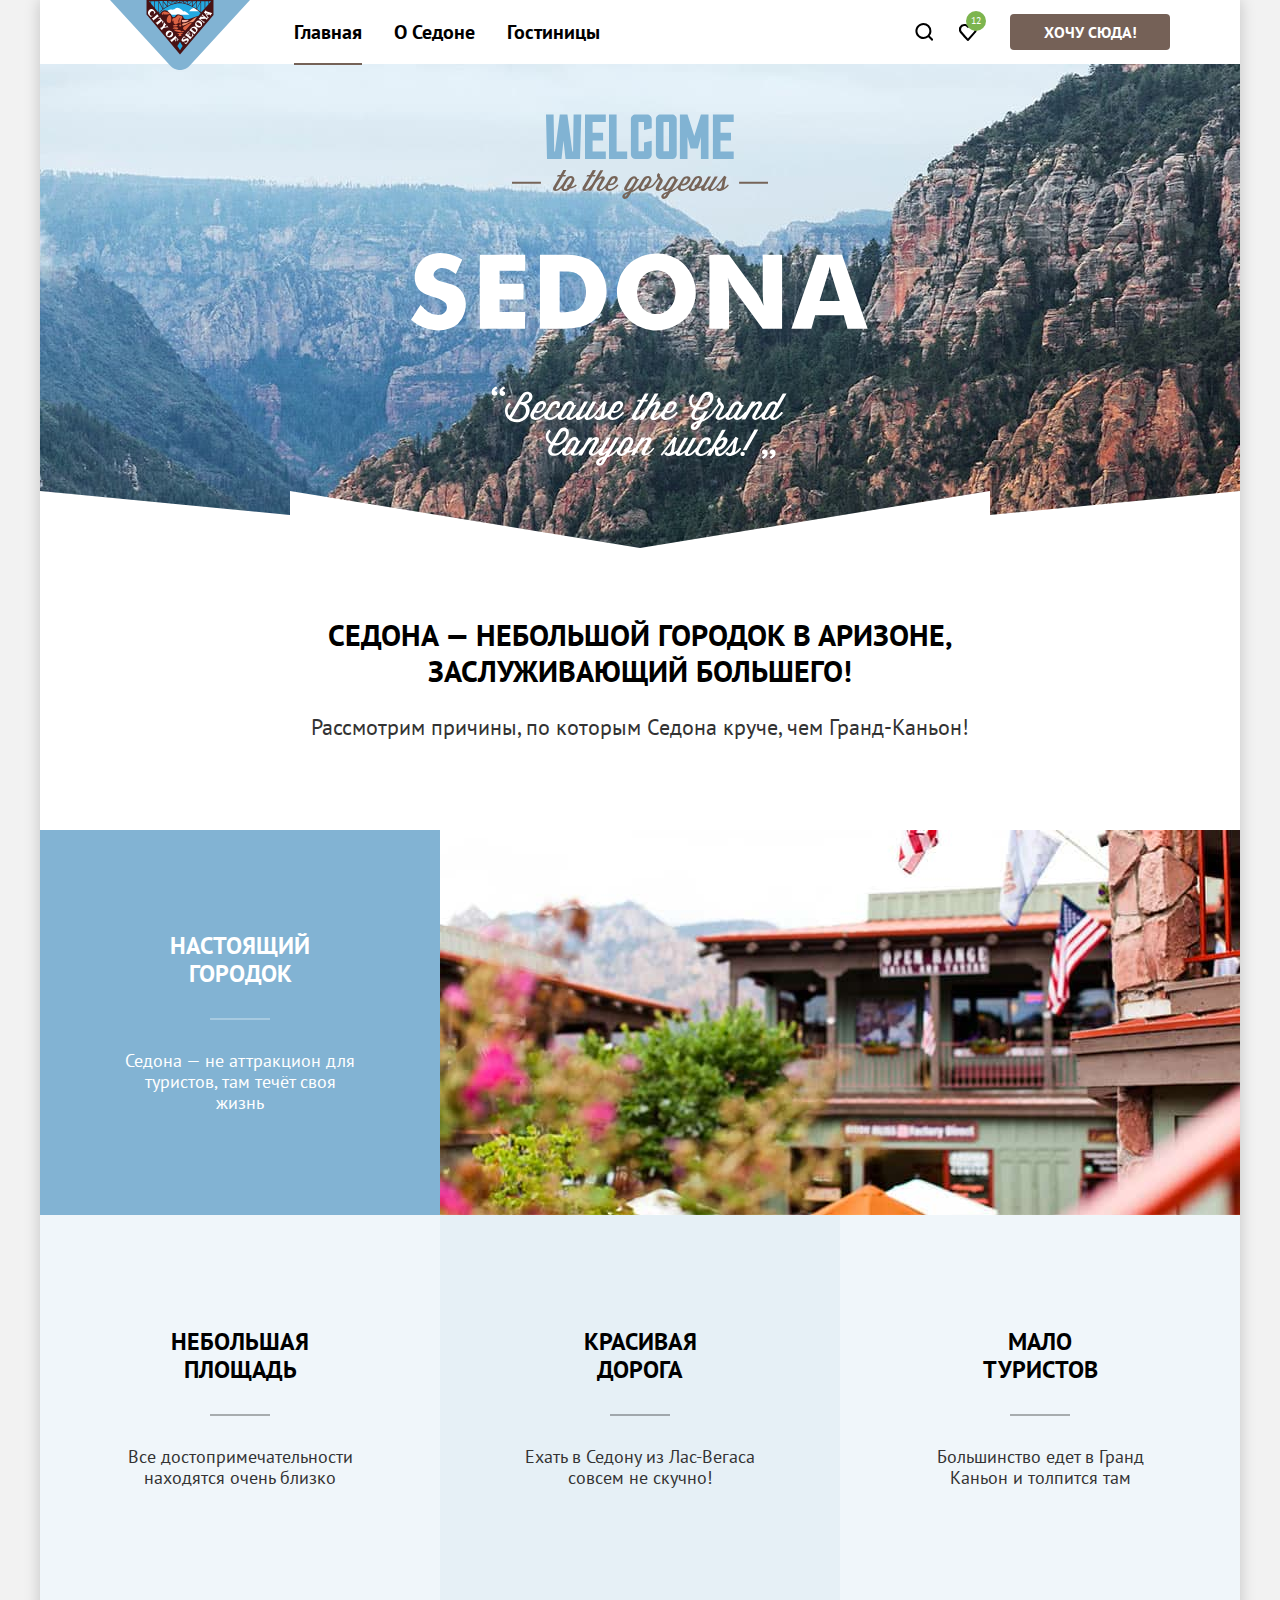
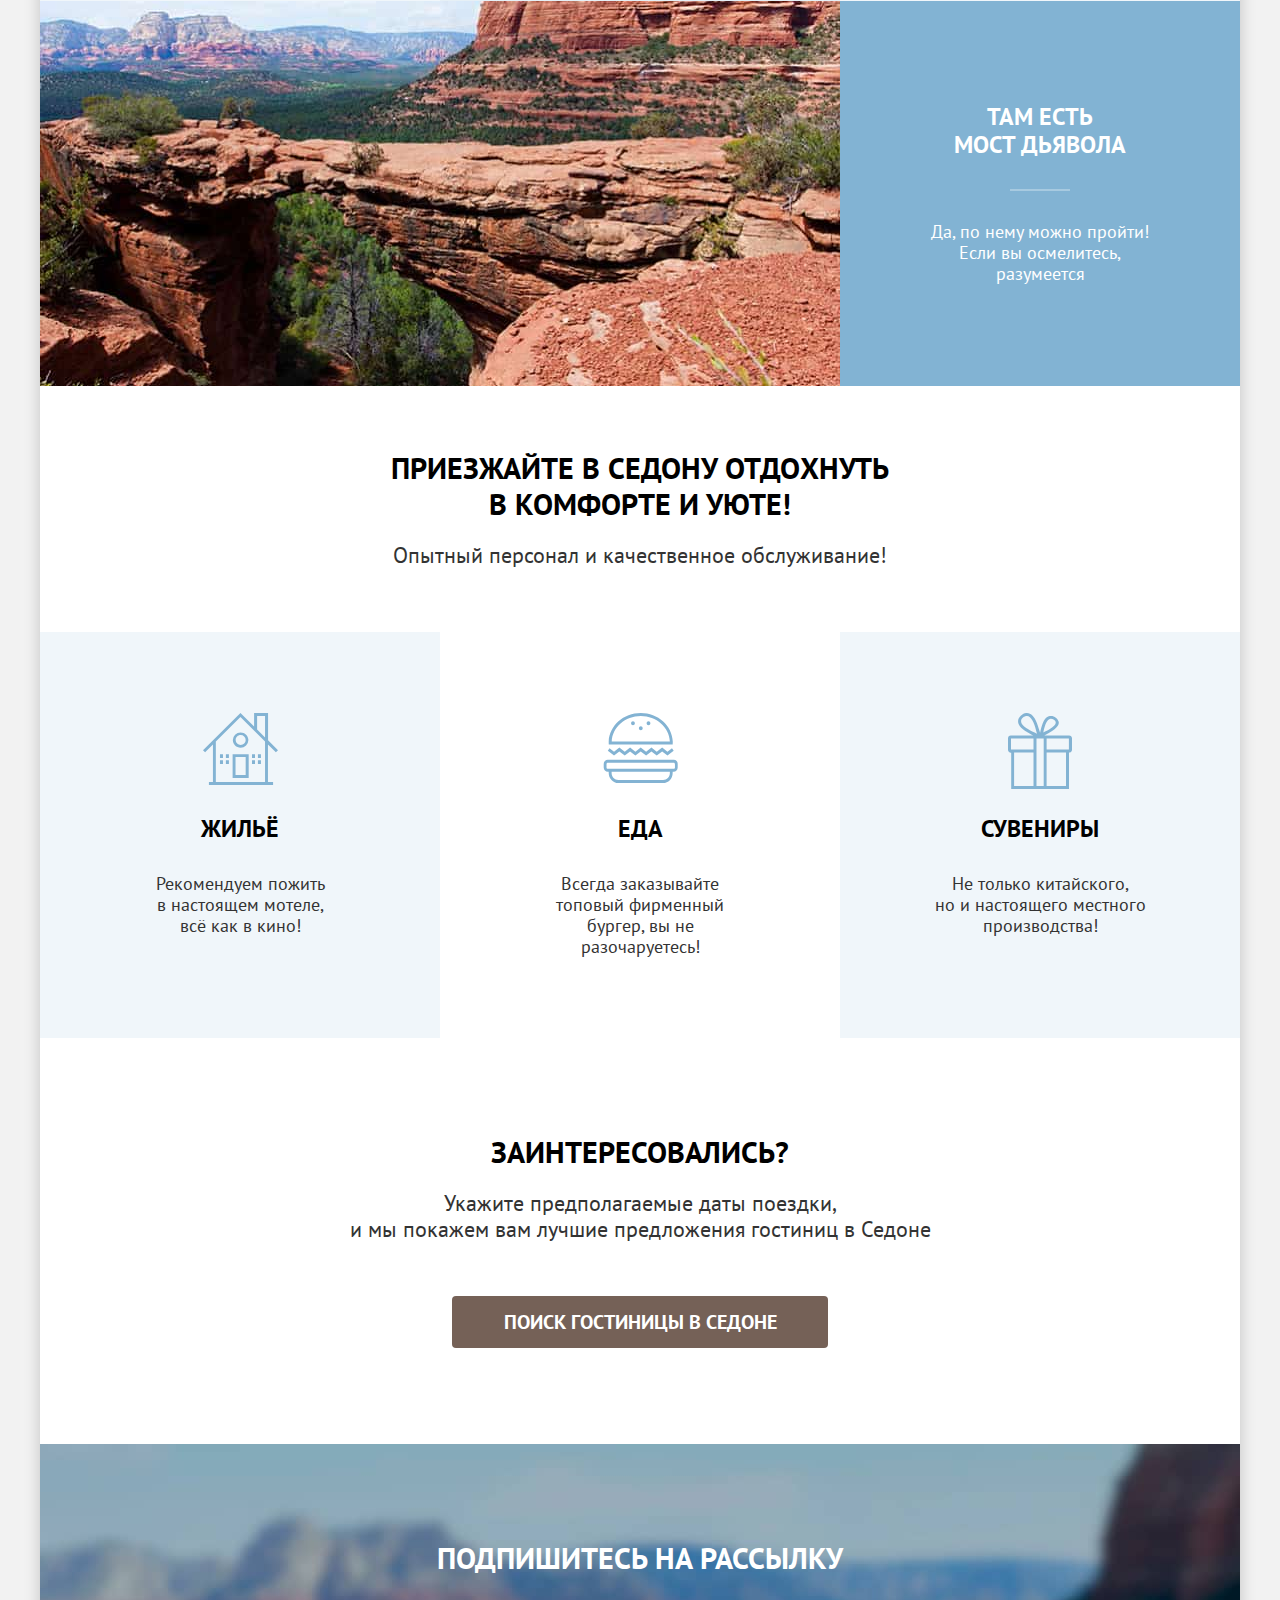
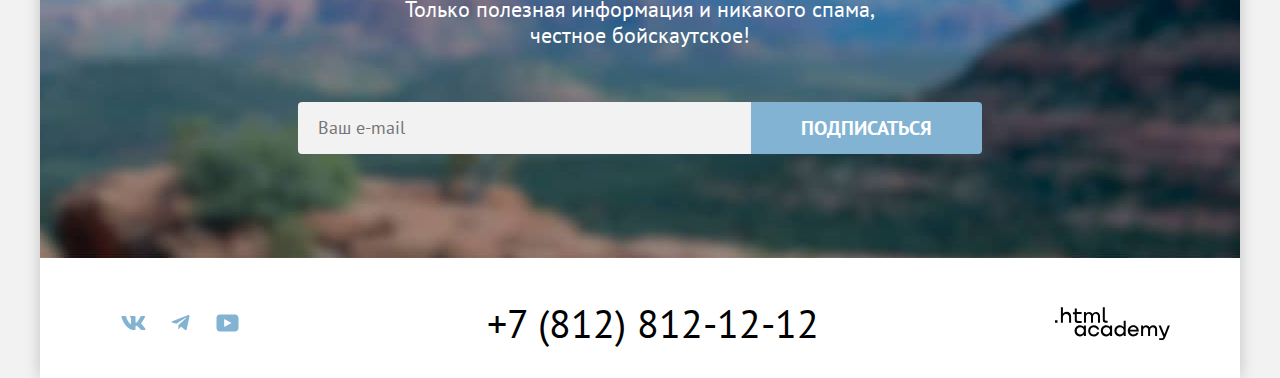
<file: index.html>
<!DOCTYPE html>
<html lang="ru">

  <head>
    <meta charset="utf-8">
    <title>HTML Academy: Седона</title>
    <link rel="stylesheet" href="styles/styles.css">
    <link rel="icon" href="favicon.ico">
    <link rel="icon" type="image/png" sizes="32x32" href="images/favicon.png">
  </head>

  <body>
    <div class="page-container">
      <header class="page-header" data-test="header">
        <a class="header-logotype current-page-logotype" tabindex="-1">
          <img class="logotype" src="images/logotype.svg" width="140" height="70" alt="Логотип города Седона.">
        </a>
        <nav class="page-header-navigation">
          <ul class="page-header-navigation-list">
            <li class="page-header-navigation-item">
              <a class="page-header-navigation-link navigation-link-current">Главная</a>
            </li>
            <li class="page-header-navigation-item">
              <a class="page-header-navigation-link" href="#">О Седоне</a>
            </li>
            <li class="page-header-navigation-item">
              <a class="page-header-navigation-link" href="catalog.html">Гостиницы</a>
            </li>
          </ul>
        </nav>
        <ul class="page-header-user-actions-list">
          <li class="user-actions-item">
            <a class="user-actions-link search-icon" href="#">
              <span class="visually-hidden">Поиск по сайту</span>
            </a>
          </li>
          <li class="user-actions-item">
            <a class="user-actions-link favorite" href="#">
              <span class="visually-hidden">Добавлено в избранное</span>
              <span class="notification-mark">12</span>
            </a>
          </li>
          <li class="user-actions-item">
            <a class="button button-link page-header-button" href="#">Хочу сюда!</a>
          </li>
        </ul>
      </header>
      <main class="main-container" data-test="main">
        <section class="hero" data-test="hero">
          <h1 class="visually-hidden">Седона - город в Аризоне</h1>
          <img class="hero-image" src="images/welcome.svg" width="458" height="352"
            alt="Приветствие - Welcome to gorgeous Sedona.">
        </section>
        <section class="advantages" data-test="advantages">
          <h2 class="visually-hidden">Преимущества города Седоны</h2>
          <p class="advantages-title lead-text">Седона — небольшой городок в Аризоне,<br> заслуживающий большего!</p>
          <p class="advantages-basic">Рассмотрим причины, по которым Седона круче, чем Гранд-Каньон!</p>
          <ul class="advantages-list">
            <li class="advantages-item advantages-accent-item visual-dark">
              <div class="item-wrapper">
                <h3 class="advantages-item-title">Настоящий городок</h3>
                <p class="advantages-description">Седона — не аттракцион для туристов, там течёт своя жизнь</p>
              </div>
              <img class="advantages-image" src="images/sedona-town.jpg" width="800" height="385"
                alt="Вид на улицу города Седона на фоне гор.">
            </li>
            <li class="advantages-item visual-light">
              <h3 class="advantages-item-title">Небольшая площадь</h3>
              <p class="advantages-description">Все достопримечательности находятся очень близко</p>
            </li>
            <li class="advantages-item visual-medium">
              <h3 class="advantages-item-title">Красивая дорога</h3>
              <p class="advantages-description">Ехать в Седону из Лас-Вегаса совсем не скучно!</p>
            </li>
            <li class="advantages-item visual-light">
              <h3 class="advantages-item-title">Мало туристов</h3>
              <p class="advantages-description">Большинство едет в Гранд Каньон и толпится там</p>
            </li>
            <li class="advantages-item advantages-accent-item visual-dark">
              <img class="advantages-image" src="images/devils-bridge.jpg" width="800" height="385"
                alt="Вид на достопримечательность Мост Дьявола.">
              <div class="item-wrapper">
                <h3 class="advantages-item-title ">Там есть <br>мост дьявола</h3>
                <p class="advantages-description">Да, по нему можно пройти! Если вы осмелитесь, разумеется</p>
              </div>
            </li>
          </ul>
        </section>
        <section class="service" data-test="service">
          <h2 class="visually-hidden">Предлагаемый сервис</h2>
          <p class="service-title lead-text">Приезжайте в Седону отдохнуть в комфорте и уюте!</p>
          <p class="service-basic">Опытный персонал и качественное обслуживание!</p>
          <ul class="service-list">
            <li class="service-item visual-light">
              <h3 class="service-item-title house-icon">Жильё</h3>
              <p class="service-description">Рекомендуем пожить <br>в настоящем мотеле, <br>всё как в кино!</p>
            </li>
            <li class="service-item">
              <h3 class="service-item-title food-icon">Еда</h3>
              <p class="service-description">Всегда заказывайте <br>топовый фирменный бургер, вы не разочаруетесь!</p>
            </li>
            <li class="service-item visual-light">
              <h3 class="service-item-title souvenir-icon">Сувениры</h3>
              <p class="service-description">Не только китайского, <br>но и настоящего местного производства!</p>
            </li>
          </ul>
        </section>
        <section class="search" data-test="search">
          <h2 class="visually-hidden">Поиск гостиницы в Седоне</h2>
          <p class="search-title lead-text">Заинтересовались?</p>
          <p class="search-basic">Укажите предполагаемые даты поездки, <br>и мы покажем вам лучшие предложения
            гостиниц в
            Седоне</p>
          <a class="button button-link search-button" href="catalog.html">Поиск гостиницы в Седоне</a>
        </section>
        <section class="subscribe subscribe-index" data-test="subscribe">
          <h2 class="subscribe-title">Подпишитесь на рассылку</h2>
          <p class="subscribe-basic">Только полезная информация и никакого спама, честное бойскаутское!</p>
          <form class="subscribe-form" action="https://echo.htmlacademy.ru/" method="post">
            <label class="visually-hidden" for="subscribe-email">Укажите Ваш e-mail (обязательно)</label>
            <input class="subscribe-input" type="email" id="subscribe-email" name="email" placeholder="Ваш e-mail"
              required>
            <button class="button subscribe-button" type="submit">Подписаться</button>
          </form>
        </section>
      </main>
      <footer class="page-footer" data-test="footer">
        <ul class="social-list">
          <li class="social-item">
            <a class="social-link social-vk" href="https://vk.com/htmlacademy">
              <span class="visually-hidden">Вконтакте</span>
            </a>
          </li>
          <li class="social-item">
            <a class="social-link social-telegram" href="https://t.me/htmlacademy">
              <span class="visually-hidden">Телеграм</span>
            </a>
          </li>
          <li class="social-item">
            <a class="social-link social-youtube" href="https://www.youtube.com/user/htmlacademyru">
              <span class="visually-hidden">Youtube</span>
            </a>
          </li>
        </ul>
        <div class="contact">
          <a class="phone-number" href="tel:+78128121212">+7 (812) 812-12-12</a>
        </div>
        <a class="author-logo-link" href="https://htmlacademy.ru/" target="_blank" rel="noreferrer noopener">
          <span class="visually-hidden">Посетить сайт разработчика HTML Academy</span>
        </a>
      </footer>
    </div>
    <!-- Чтобы открыть модальное окно необходимо удалить класс .modal-container-closed -->
    <div class="modal-container modal-container-closed">
      <div class="modal-window">
        <button class="modal-close-button" type="button">
          <span class="visually-hidden">Закрыть окно</span>
        </button>
        <section class="modal-content">
          <h2 class="modal-title lead-text">Поиск гостиницы в Седоне</h2>
          <form class="hotel-search-form" action="https://echo.htmlacademy.ru/" method="post">
            <div class="arrival-container">
              <label class="search-form-label" for="arrival-date">Дата Заезда:</label>
              <div class="search-form-input-wrapper">
                <input class="search-form-input" type="text" id="arrival-date" name="arrival-date"
                  value="27 апреля 2020" placeholder="Укажите дату" required>
                <p class="attention-message error-message">Мы не можем отправить вас в прошлое.</p>
              </div>
            </div>
            <div class="departure-container">
              <label class="search-form-label" for="departure-date">Дата Выезда:</label>
              <div class="search-form-input-wrapper">
                <input class="search-form-input" type="text" id="departure-date" name="departure-date"
                  value="1 сентября 2023" placeholder="Укажите дату" required>
                <p class="attention-message">На эти даты есть свободные номера. Пока есть.</p>
              </div>
            </div>
            <div class="adults-form-container">
              <label class="search-form-label" for="adults-quantity">Взрослые:</label>
              <div class="quantity-group">
                <button class="minus-button minus-mark" type="button">
                  <span class="visually-hidden">Уменьшить количество</span>
                </button>
                <input class="quantity-input-form" type="number" id="adults-quantity" name="adults-quantity" value="2">
                <button class="plus-button plus-mark" type="button">
                  <span class="visually-hidden">Увеличить количество</span>
                </button>
              </div>
            </div>
            <div class="children-form-container">
              <span class="search-form-label">
                <label class="search-form-label" for="children-quantity">Дети:</label>
                <span class="tooltip">
                  <button class="tooltip-toggle" type="button" aria-labelledby="tooltip-label-children">
                    <svg width="26" height="26" viewBox="0 0 26 26" fill="none" xmlns="http://www.w3.org/2000/svg">
                      <circle cx="13" cy="13" r="13" fill="#83B3D3" />
                      <path fill-rule="evenodd" clip-rule="evenodd" d="M12 7H14V9H12V7ZM14 19H12V10H14V19Z"
                        fill="white" />
                    </svg>
                  </button>
                  <span class="tooltip-text" role="tooltip" id="tooltip-label-children">Укажите количество детей,
                    которые будут с вами, возраст которых от 6 до 18 лет. Дети до 6 лет размещаются бесплатно.</span>
                </span>
              </span>
              <div class="quantity-group">
                <button class="minus-button minus-mark" type="button">
                  <span class="visually-hidden">Уменьшить количество</span>
                </button>
                <input class="quantity-input-form" type="number" id="children-quantity" name="children-quantity"
                  value="2">
                <button class="plus-button plus-mark" type="button">
                  <span class="visually-hidden">Увеличить количество</span>
                </button>
              </div>
            </div>
            <button class="button hotel-search-form-button" type="submit">Найти</button>
          </form>
        </section>
      </div>
    </div>
  </body>

</html>
</file>
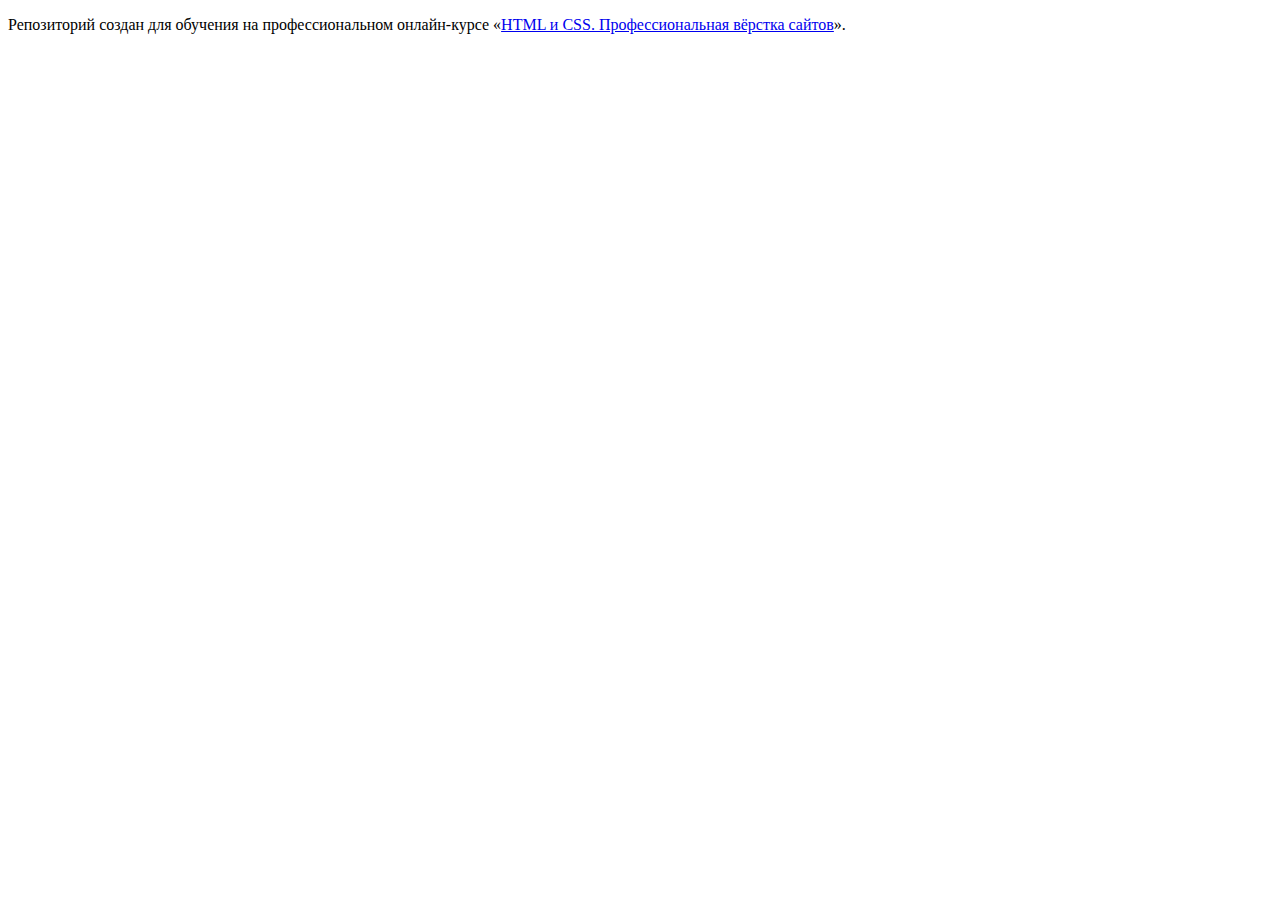
<file: master/index.html>
<!DOCTYPE html>
<html lang="ru">
  <head>
    <meta charset="utf-8">
    <title>HTML Academy: Седона</title>
    <base href="https://htmlacademy-htmlcss.github.io/1336639-sedona-39/master/">
</head>
  <body>

    <p>Репозиторий создан для обучения на профессиональном онлайн‑курсе «<a href="https://htmlacademy.ru/intensive/htmlcss">HTML и CSS. Профессиональная вёрстка сайтов</a>».</p>

  </body>
</html>
</file>
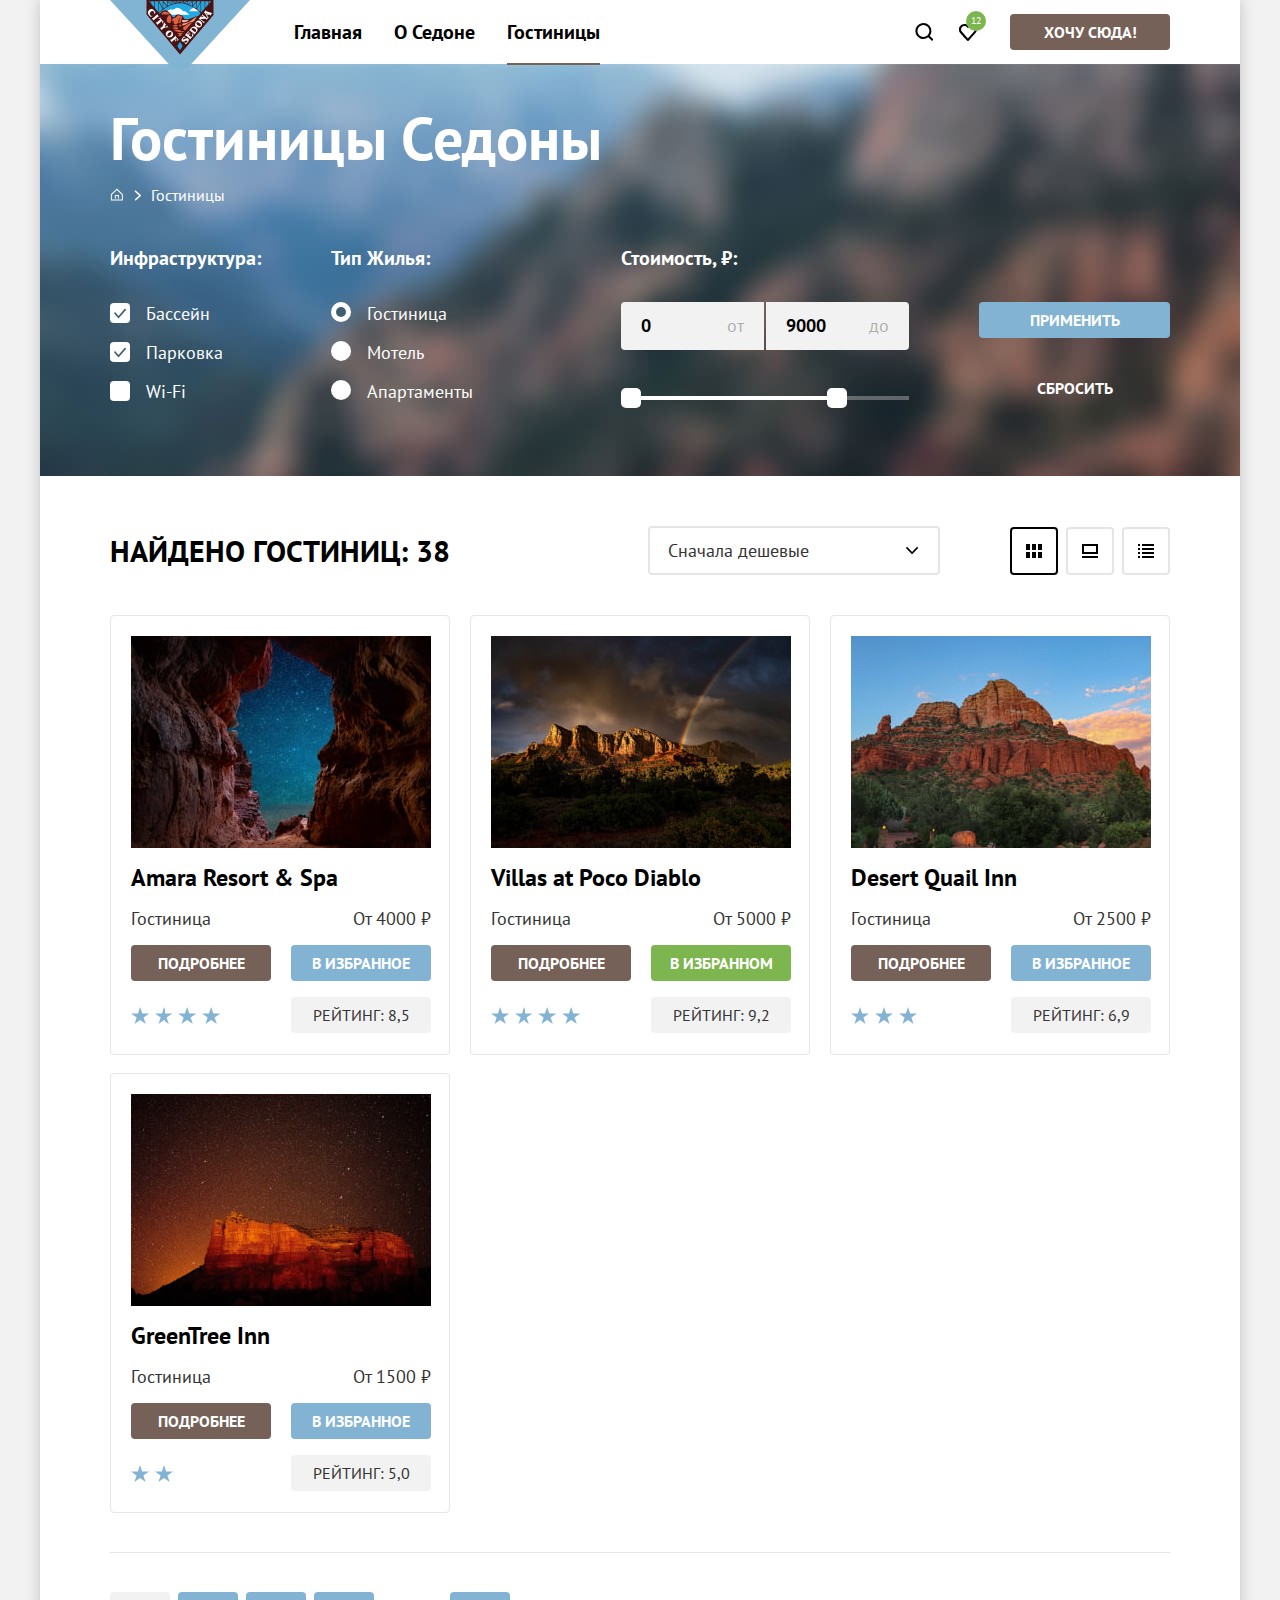
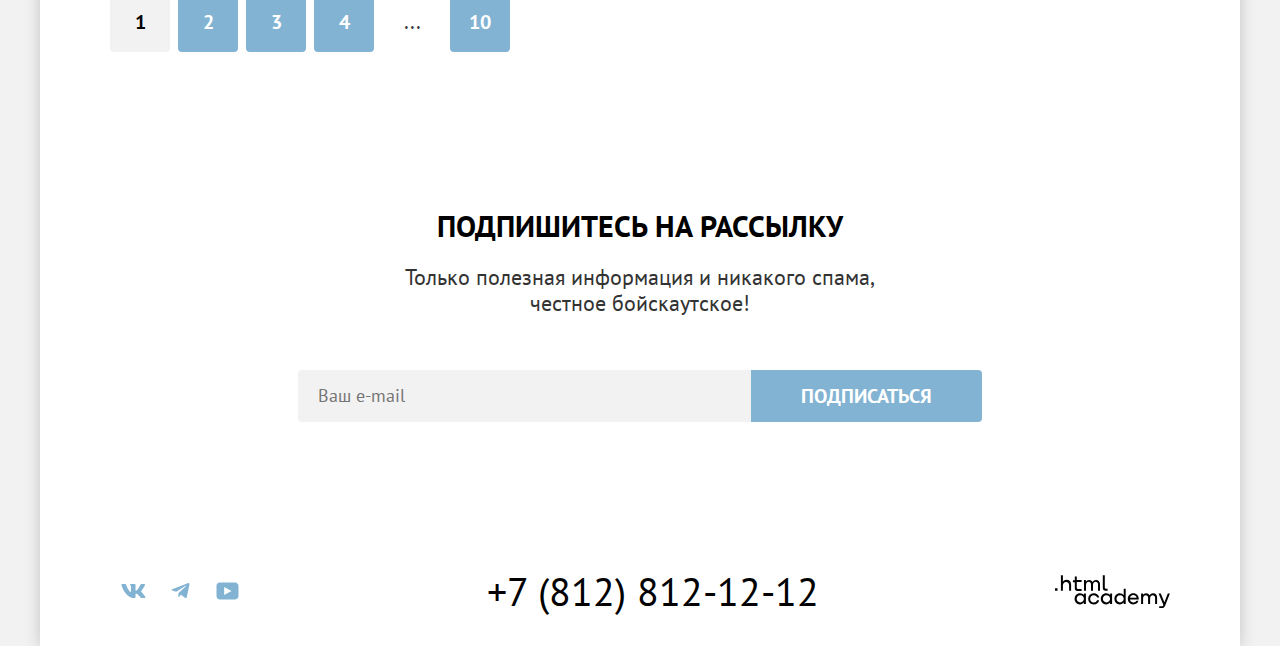
<file: catalog.html>
<!DOCTYPE html>
<html lang="ru">

  <head>
    <meta charset="utf-8">
    <title>HTML Academy: Седона</title>
    <link rel="stylesheet" href="styles/styles.css">
    <link rel="icon" href="favicon.ico">
    <link rel="icon" type="image/png" sizes="32x32" href="images/favicon.png">
  </head>

  <body>
    <div class="page-container">
      <header class="page-header" data-test="header">
        <a class="header-logotype" href="index.html">
          <img class="logotype" src="images/logotype.svg" width="140" height="70" alt="Логотип города Седона.">
        </a>
        <nav class="page-header-navigation">
          <ul class="page-header-navigation-list">
            <li class="page-header-navigation-item">
              <a class="page-header-navigation-link" href="index.html">Главная</a>
            </li>
            <li class="page-header-navigation-item">
              <a class="page-header-navigation-link" href="#">О Седоне</a>
            </li>
            <li class="page-header-navigation-item">
              <a class="page-header-navigation-link navigation-link-current">Гостиницы</a>
            </li>
          </ul>
        </nav>
        <ul class="page-header-user-actions-list">
          <li class="user-actions-item">
            <a class="user-actions-link search-icon" href="#">
              <span class="visually-hidden">Поиск по сайту</span>
            </a>
          </li>
          <li class="user-actions-item">
            <a class="user-actions-link favorite" href="#">
              <span class="visually-hidden">Добавлено в избранное</span>
              <span class="notification-mark">12</span>
            </a>
          </li>
          <li class="user-actions-item">
            <a class="button button-link page-header-button" href="#">Хочу сюда!</a>
          </li>
        </ul>
      </header>
      <main class="main-container" data-test="main">
        <header class="inner-header">
          <h1 class="inner-header-title">Гостиницы Седоны</h1>
          <ol class="breadcrumbs-list">
            <li class="breadcrumbs-item">
              <a class="breadcrumbs-link" href="index.html">
                <span class="visually-hidden">Переход на главную страницу</span>
              </a>
            </li>
            <li class="breadcrumbs-item">
              <a class="breadcrumbs-link breadcrumbs-link-current" tabindex="-1">Гостиницы</a>
            </li>
          </ol>
          <section class="catalog-filter" data-test="filter">
            <h2 class="visually-hidden">Фильтры каталога гостиниц</h2>
            <form class="catalog-filter-field" action="https://echo.htmlacademy.ru/" method="get">
              <fieldset class="filter-group infrastructure-filter">
                <legend class="catalog-filter-title">Инфраструктура:</legend>
                <ul class="catalog-filter-list">
                  <li class="catalog-filter-item">
                    <label class="control" for="pool">
                      <input class="control-input visually-hidden" type="checkbox" name="pool" id="pool" checked>
                      <span class="checkbox-mark"></span>
                      Бассейн
                    </label>
                  </li>
                  <li class="catalog-filter-item">
                    <label class="control" for="parking">
                      <input class="control-input visually-hidden" type="checkbox" name="parking" id="parking" checked>
                      <span class="checkbox-mark"></span>
                      Парковка
                    </label>
                  </li>
                  <li class="catalog-filter-item">
                    <label class="control" for="wifi">
                      <input class="control-input visually-hidden" type="checkbox" name="wifi" id="wifi">
                      <span class="checkbox-mark"></span>
                      Wi-Fi
                    </label>
                  </li>
                </ul>
              </fieldset>
              <fieldset class="filter-group house-filter">
                <legend class="catalog-filter-title">Тип Жилья:</legend>
                <ul class="catalog-filter-list">
                  <li class="catalog-filter-item">
                    <label class="control" for="hotel">
                      <input class="control-input visually-hidden" type="radio" id="hotel" name="hotel-type"
                        value="hotel" checked>
                      <span class="radio-mark"></span>
                      Гостиница
                    </label>
                  </li>
                  <li class="catalog-filter-item">
                    <label class="control" for="motel">
                      <input class="control-input visually-hidden" type="radio" id="motel" name="hotel-type"
                        value="motel">
                      <span class="radio-mark"></span>
                      Мотель
                    </label>
                  </li>
                  <li class="catalog-filter-item">
                    <label class="control" for="apartments">
                      <input class="control-input visually-hidden" type="radio" id="apartments" name="hotel-type"
                        value="apartments">
                      <span class="radio-mark"></span>
                      Апартаменты
                    </label>
                  </li>
                </ul>
              </fieldset>
              <fieldset class="filter-group price-filter">
                <legend class="catalog-filter-title price-title">Стоимость, ₽:</legend>
                <div class="price-range">
                  <div class="price-range-inputs-wrapper">
                    <label class="price-filter-label">
                      <input class="range-input min-price-input" type="number" value="0" name="min-price"
                        placeholder="123">
                      <span class="price-input-text">от</span>
                    </label>
                    <label class="price-filter-label">
                      <input class="range-input max-price-input" type="number" value="9000" name="max-price"
                        placeholder="123">
                      <span class="price-input-text">до</span>
                    </label>
                  </div>
                  <div class="range-scale">
                    <div class="range-bar" style="left: 0; width: 226px">
                      <button class="range-toggle toggle-min" type="button">
                        <span class="visually-hidden">Минимальное значение</span>
                      </button>
                      <button class="range-toggle toggle-max" type="button">
                        <span class="visually-hidden">Максимальное значение</span>
                      </button>
                    </div>
                  </div>
                </div>
              </fieldset>
              <div class="catalog-filter-button">
                <button class="button filter-button" type="submit">Применить</button>
                <button class="button reset-button" type="reset">Сбросить</button>
              </div>
            </form>
          </section>
        </header>
        <section class="catalog" data-test="catalog">
          <div class="catalog-results-wrapper">
            <h2 class="visually-hidden">Каталог гостиниц</h2>
            <p class="search-result lead-text">Найдено гостиниц:
              <span>38</span>
            </p>
            <select class="select-control" aria-label="Сортировка результатов">
              <option value="cheap" selected>Сначала дешевые</option>
              <option value="expensive">Сначала дорогие</option>
              <option value="popular">Сначала популярные</option>
            </select>
            <ul class="button-view-list">
              <li>
                <a class="button-view table-view button-view-current" href="#">
                  <span class="visually-hidden">Показать в виде таблицы</span>
                </a>
              </li>
              <li>
                <a class="button-view slideshow-view" href="#">
                  <span class="visually-hidden">Показать в виде слайдов</span>
                </a>
              </li>
              <li>
                <a class="button-view list-view" href="#">
                  <span class="visually-hidden">Показать списком</span>
                </a>
              </li>
            </ul>
          </div>
          <ul class="catalog-hotel-list">
            <li class="catalog-hotel-item">
              <a class="hotel-card-link" href="#" tabindex="-1">
                <img class="hotel-card-image" src="images/hotels/hotel-1.jpg" width="300" height="212"
                  alt="Вид на ночное звездное небо из ущелья.">
              </a>
              <a class="hotel-card-link" href="#" tabindex="-1">
                <h3 class="hotel-card-title">Amara Resort & Spa</h3>
              </a>
              <p class="hotel-card-type">Гостиница</p>
              <p class="hotel-card-price">От <span class="price-value">4000</span> ₽</p>
              <a class="button button-link hotel-card-button" href="#">Подробнее</a>
              <button class="button button-card-favorite" type="button">В избранное</button>
              <p class="hotel-stars hotel-stars-4">
                <span class="visually-hidden">Отель 4 звезды</span>
              </p>
              <p class="hotel-card-rating">Рейтинг:
                <span class="rating-value">8,5</span>
              </p>
            </li>
            <li class="catalog-hotel-item">
              <a class="hotel-card-link" href="#" tabindex="-1">
                <img class="hotel-card-image" src="images/hotels/hotel-2.jpg" width="300" height="212"
                  alt="Радуга и освещенные закатным светом горы.">
              </a>
              <a class="hotel-card-link" href="#" tabindex="-1">
                <h3 class="hotel-card-title">Villas at Poco Diablo</h3>
              </a>
              <p class="hotel-card-type">Гостиница</p>
              <p class="hotel-card-price">От <span class="price-value">5000</span> ₽</p>
              <a class="button button-link hotel-card-button" href="#">Подробнее</a>
              <button class="button button-card-favorite-added" type="button">В избранном</button>
              <p class="hotel-stars hotel-stars-4">
                <span class="visually-hidden">Отель 4 звезды</span>
              </p>
              <p class="hotel-card-rating">Рейтинг:
                <span class="rating-value">9,2</span>
              </p>
            </li>
            <li class="catalog-hotel-item">
              <a class="hotel-card-link" href="#" tabindex="-1">
                <img class="hotel-card-image" src="images/hotels/hotel-3.jpg" width="300" height="212"
                  alt="Горы на фоне голубого неба.">
              </a>
              <a class="hotel-card-link" href="#" tabindex="-1">
                <h3 class="hotel-card-title">Desert Quail Inn</h3>
              </a>
              <p class="hotel-card-type">Гостиница</p>
              <p class="hotel-card-price">От <span class="price-value">2500</span> ₽</p>
              <a class="button button-link hotel-card-button" href="#">Подробнее</a>
              <button class="button button-card-favorite" type="button">В избранное</button>
              <p class=" hotel-stars hotel-stars-3">
                <span class="visually-hidden">Отель 3 звезды</span>
              </p>
              <p class="hotel-card-rating">Рейтинг:
                <span class="rating-value">6,9</span>
              </p>
            </li>
            <li class="catalog-hotel-item">
              <a class="hotel-card-link" href="#" tabindex="-1">
                <img class="hotel-card-image" src="images/hotels/hotel-4.jpg" width="300" height="212"
                  alt="Горы на фоне ночного звезного неба.">
              </a>
              <a class="hotel-card-link" href="#" tabindex="-1">
                <h3 class="hotel-card-title">GreenTree Inn</h3>
              </a>
              <p class="hotel-card-type">Гостиница</p>
              <p class="hotel-card-price">От <span class="price-value">1500</span> ₽</p>
              <a class="button button-link hotel-card-button" href="#">Подробнее</a>
              <button class="button button-card-favorite" type="button">В избранное</button>
              <p class=" hotel-stars hotel-stars-2">
                <span class="visually-hidden">Отель 2 звезды</span>
              </p>
              <p class="hotel-card-rating">Рейтинг:
                <span class="rating-value">5,0</span>
              </p>
            </li>
          </ul>
          <ul class="catalog-pagination-list">
            <li class="pagination-item">
              <a class="pagination-link pagination-current" title="Текущая страница">1</a>
            </li>
            <li class="pagination-item">
              <a class="pagination-link" href="#">2</a>
            </li>
            <li class="pagination-item">
              <a class="pagination-link" href="#">3</a>
            </li>
            <li class="pagination-item">
              <a class="pagination-link" href="#">4</a>
            </li>
            <li class="pagination-item">
              <span class="skip-link">...</span>
            </li>
            <li class="pagination-item">
              <a class="pagination-link" href="#">10</a>
            </li>
          </ul>
        </section>
        <section class="subscribe" data-test="subscribe">
          <h2 class="subscribe-title">Подпишитесь на рассылку</h2>
          <p class="subscribe-basic">Только полезная информация и никакого спама, честное бойскаутское!</p>
          <form class="subscribe-form" action="https://echo.htmlacademy.ru/" method="post">
            <label class="visually-hidden" for="subscribe-email">Укажите Ваш e-mail (обязательно)</label>
            <input class="subscribe-input" type="email" id="subscribe-email" name="email" placeholder="Ваш e-mail"
              required>
            <button class="button subscribe-button" type="submit">Подписаться</button>
          </form>
        </section>
      </main>
      <footer class="page-footer" data-test="footer">
        <ul class="social-list">
          <li class="social-item">
            <a class="social-link social-vk" href="https://vk.com/htmlacademy">
              <span class="visually-hidden">Вконтакте</span>
            </a>
          </li>
          <li class="social-item">
            <a class="social-link social-telegram" href="https://t.me/htmlacademy">
              <span class="visually-hidden">Телеграм</span>
            </a>
          </li>
          <li class="social-item">
            <a class="social-link social-youtube" href="https://www.youtube.com/user/htmlacademyru">
              <span class="visually-hidden">Youtube</span>
            </a>
          </li>
        </ul>
        <div class="contact">
          <a class="phone-number" href="tel:+78128121212">+7 (812) 812-12-12</a>
        </div>
        <a class="author-logo-link" href="https://htmlacademy.ru/" target="_blank" rel="noreferrer noopener">
          <span class="visually-hidden">Посетить сайт разработчика HTML Academy</span>
        </a>
      </footer>
    </div>
  </body>

</html>
</file>
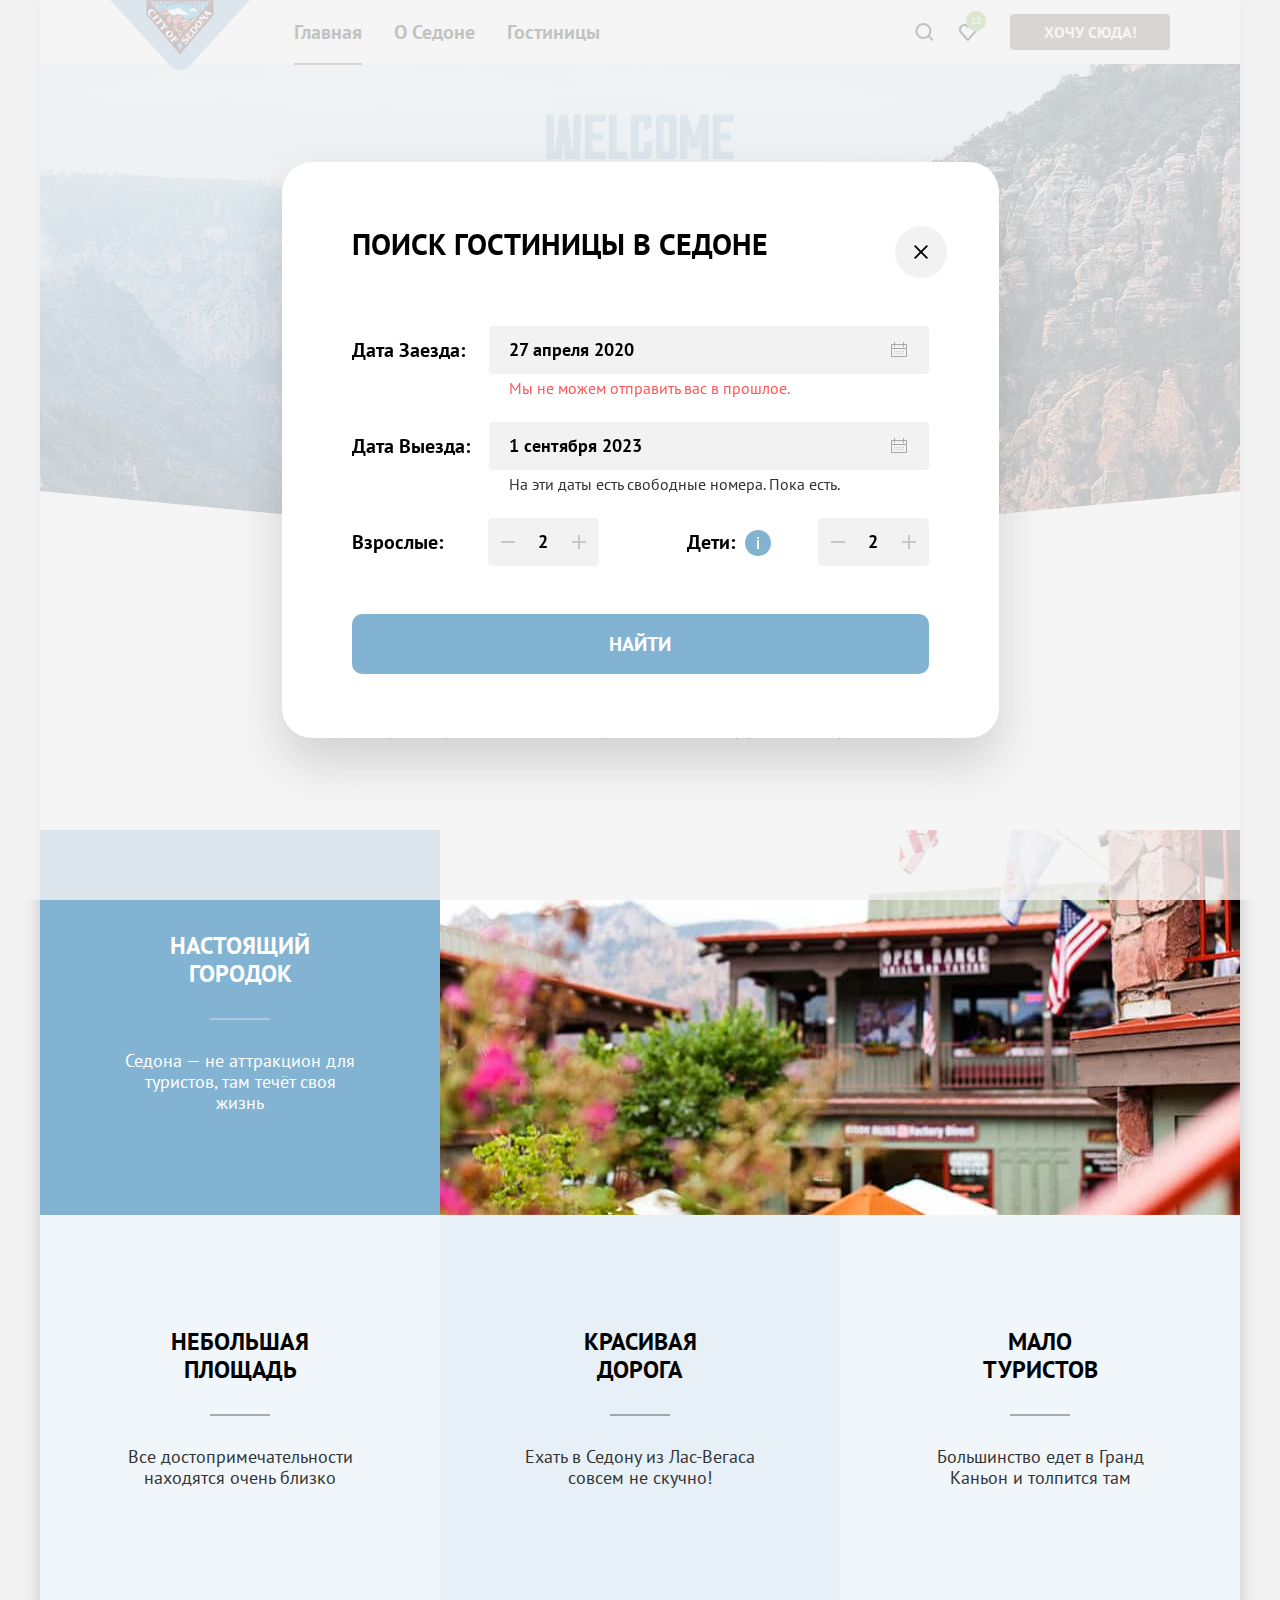
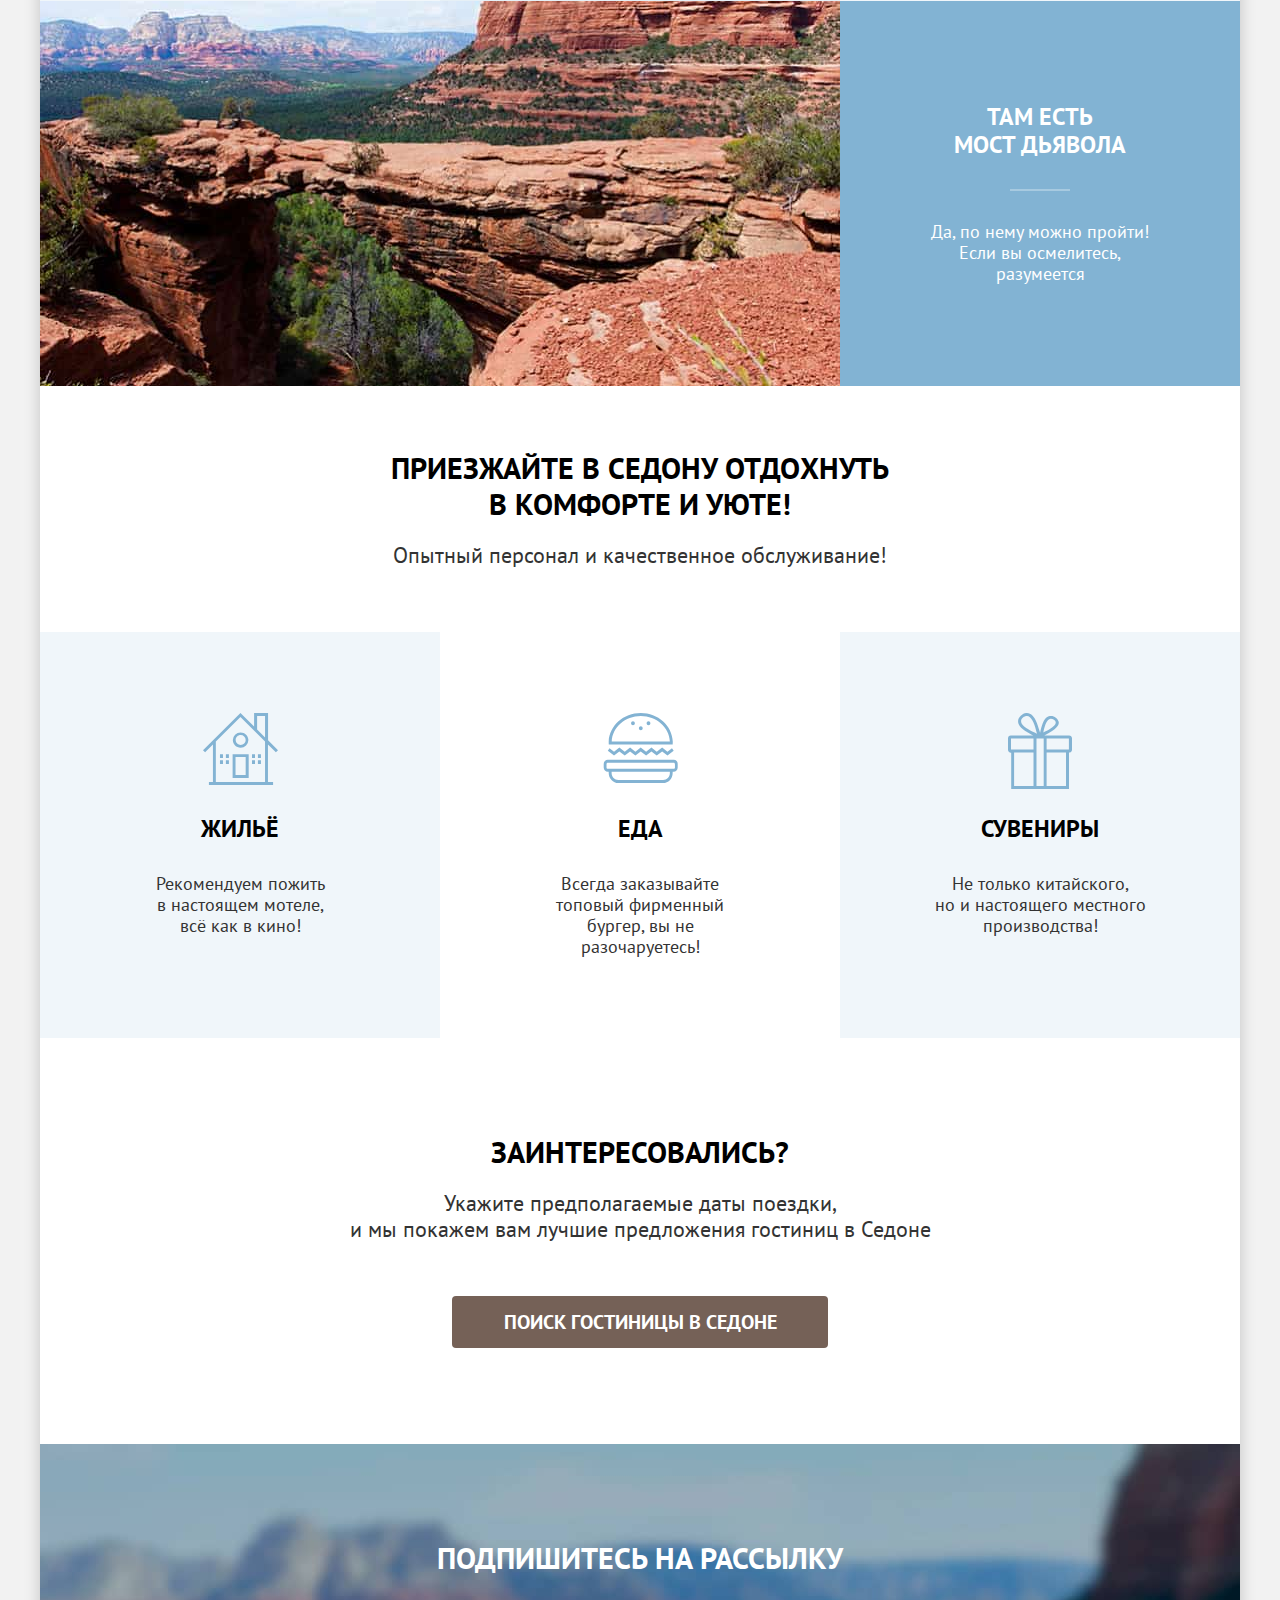
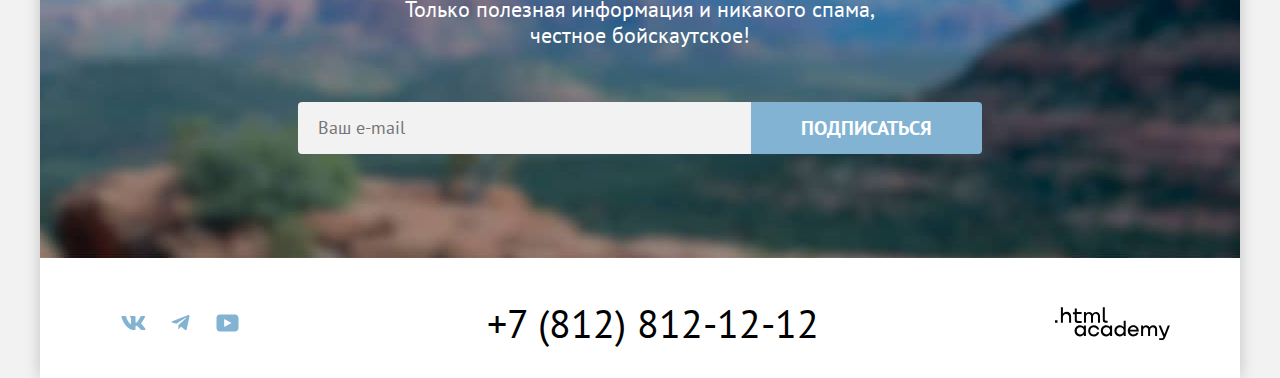
<file: modal.html>
<!DOCTYPE html>
<html lang="ru">

  <head>
    <meta charset="utf-8">
    <title>HTML Academy: Седона</title>
    <link rel="stylesheet" href="styles/styles.css">
    <link rel="icon" href="favicon.ico">
    <link rel="icon" type="image/png" sizes="32x32" href="images/favicon.png">
  </head>

  <body>
    <div class="page-container">
      <header class="page-header" data-test="header">
        <a class="header-logotype current-page-logotype" tabindex="-1">
          <img class="logotype" src="images/logotype.svg" width="140" height="70" alt="Логотип города Седона.">
        </a>
        <nav class="page-header-navigation">
          <ul class="page-header-navigation-list">
            <li class="page-header-navigation-item">
              <a class="page-header-navigation-link navigation-link-current">Главная</a>
            </li>
            <li class="page-header-navigation-item">
              <a class="page-header-navigation-link" href="#">О Седоне</a>
            </li>
            <li class="page-header-navigation-item">
              <a class="page-header-navigation-link" href="catalog.html">Гостиницы</a>
            </li>
          </ul>
        </nav>
        <ul class="page-header-user-actions-list">
          <li class="user-actions-item">
            <a class="user-actions-link search-icon" href="#">
              <span class="visually-hidden">Поиск по сайту</span>
            </a>
          </li>
          <li class="user-actions-item">
            <a class="user-actions-link favorite" href="#">
              <span class="visually-hidden">Добавлено в избранное</span>
              <span class="notification-mark">12</span>
            </a>
          </li>
          <li class="user-actions-item">
            <a class="button button-link page-header-button" href="#">Хочу сюда!</a>
          </li>
        </ul>
      </header>
      <main class="main-container" data-test="main">
        <section class="hero" data-test="hero">
          <h1 class="visually-hidden">Седона - город в Аризоне</h1>
          <img class="hero-image" src="images/welcome.svg" width="458" height="352"
            alt="Приветствие - Welcome to gorgeous Sedona.">
        </section>
        <section class="advantages" data-test="advantages">
          <h2 class="visually-hidden">Преимущества города Седоны</h2>
          <p class="advantages-title lead-text">Седона — небольшой городок в Аризоне,<br> заслуживающий большего!</p>
          <p class="advantages-basic">Рассмотрим причины, по которым Седона круче, чем Гранд-Каньон!</p>
          <ul class="advantages-list">
            <li class="advantages-item advantages-accent-item visual-dark">
              <div class="item-wrapper">
                <h3 class="advantages-item-title">Настоящий городок</h3>
                <p class="advantages-description">Седона — не аттракцион для туристов, там течёт своя жизнь</p>
              </div>
              <img class="advantages-image" src="images/sedona-town.jpg" width="800" height="385"
                alt="Вид на улицу города Седона на фоне гор.">
            </li>
            <li class="advantages-item visual-light">
              <h3 class="advantages-item-title">Небольшая площадь</h3>
              <p class="advantages-description">Все достопримечательности находятся очень близко</p>
            </li>
            <li class="advantages-item visual-medium">
              <h3 class="advantages-item-title">Красивая дорога</h3>
              <p class="advantages-description">Ехать в Седону из Лас-Вегаса совсем не скучно!</p>
            </li>
            <li class="advantages-item visual-light">
              <h3 class="advantages-item-title">Мало туристов</h3>
              <p class="advantages-description">Большинство едет в Гранд Каньон и толпится там</p>
            </li>
            <li class="advantages-item advantages-accent-item visual-dark">
              <img class="advantages-image" src="images/devils-bridge.jpg" width="800" height="385"
                alt="Вид на достопримечательность Мост Дьявола.">
              <div class="item-wrapper">
                <h3 class="advantages-item-title ">Там есть <br>мост дьявола</h3>
                <p class="advantages-description">Да, по нему можно пройти! Если вы осмелитесь, разумеется</p>
              </div>
            </li>
          </ul>
        </section>
        <section class="service" data-test="service">
          <h2 class="visually-hidden">Предлагаемый сервис</h2>
          <p class="service-title lead-text">Приезжайте в Седону отдохнуть в комфорте и уюте!</p>
          <p class="service-basic">Опытный персонал и качественное обслуживание!</p>
          <ul class="service-list">
            <li class="service-item visual-light">
              <h3 class="service-item-title house-icon">Жильё</h3>
              <p class="service-description">Рекомендуем пожить <br>в настоящем мотеле, <br>всё как в кино!</p>
            </li>
            <li class="service-item">
              <h3 class="service-item-title food-icon">Еда</h3>
              <p class="service-description">Всегда заказывайте <br>топовый фирменный бургер, вы не разочаруетесь!</p>
            </li>
            <li class="service-item visual-light">
              <h3 class="service-item-title souvenir-icon">Сувениры</h3>
              <p class="service-description">Не только китайского, <br>но и настоящего местного производства!</p>
            </li>
          </ul>
        </section>
        <section class="search" data-test="search">
          <h2 class="visually-hidden">Поиск гостиницы в Седоне</h2>
          <p class="search-title lead-text">Заинтересовались?</p>
          <p class="search-basic">Укажите предполагаемые даты поездки, <br>и мы покажем вам лучшие предложения
            гостиниц в
            Седоне</p>
          <a class="button button-link search-button" href="catalog.html">Поиск гостиницы в Седоне</a>
        </section>
        <section class="subscribe subscribe-index" data-test="subscribe">
          <h2 class="subscribe-title">Подпишитесь на рассылку</h2>
          <p class="subscribe-basic">Только полезная информация и никакого спама, честное бойскаутское!</p>
          <form class="subscribe-form" action="https://echo.htmlacademy.ru/" method="post">
            <label class="visually-hidden" for="subscribe-email">Укажите Ваш e-mail (обязательно)</label>
            <input class="subscribe-input" type="email" id="subscribe-email" name="email" placeholder="Ваш e-mail"
              required>
            <button class="button subscribe-button" type="submit">Подписаться</button>
          </form>
        </section>
      </main>
      <footer class="page-footer" data-test="footer">
        <ul class="social-list">
          <li class="social-item">
            <a class="social-link social-vk" href="https://vk.com/htmlacademy">
              <span class="visually-hidden">Вконтакте</span>
            </a>
          </li>
          <li class="social-item">
            <a class="social-link social-telegram" href="https://t.me/htmlacademy">
              <span class="visually-hidden">Телеграм</span>
            </a>
          </li>
          <li class="social-item">
            <a class="social-link social-youtube" href="https://www.youtube.com/user/htmlacademyru">
              <span class="visually-hidden">Youtube</span>
            </a>
          </li>
        </ul>
        <div class="contact">
          <a class="phone-number" href="tel:+78128121212">+7 (812) 812-12-12</a>
        </div>
        <a class="author-logo-link" href="https://htmlacademy.ru/" target="_blank" rel="noreferrer noopener">
          <span class="visually-hidden">Посетить сайт разработчика HTML Academy</span>
        </a>
      </footer>
    </div>
    <!-- Чтобы открыть модальное окно необходимо удалить класс .modal-container-closed -->
    <div class="modal-container" data-test="modal">
      <div class="modal-window">
        <button class="modal-close-button" type="button">
          <span class="visually-hidden">Закрыть окно</span>
        </button>
        <section class="modal-content">
          <h2 class="modal-title lead-text">Поиск гостиницы в Седоне</h2>
          <form class="hotel-search-form" action="https://echo.htmlacademy.ru/" method="post">
            <div class="arrival-container">
              <label class="search-form-label" for="arrival-date">Дата Заезда:</label>
              <div class="search-form-input-wrapper">
                <input class="search-form-input" type="text" id="arrival-date" name="arrival-date"
                  value="27 апреля 2020" placeholder="Укажите дату" required>
                <p class="attention-message error-message">Мы не можем отправить вас в прошлое.</p>
              </div>
            </div>
            <div class="departure-container">
              <label class="search-form-label" for="departure-date">Дата Выезда:</label>
              <div class="search-form-input-wrapper">
                <input class="search-form-input" type="text" id="departure-date" name="departure-date"
                  value="1 сентября 2023" placeholder="Укажите дату" required>
                <p class="attention-message">На эти даты есть свободные номера. Пока есть.</p>
              </div>
            </div>
            <div class="adults-form-container">
              <label class="search-form-label" for="adults-quantity">Взрослые:</label>
              <div class="quantity-group">
                <button class="minus-button minus-mark" type="button">
                  <span class="visually-hidden">Уменьшить количество</span>
                </button>
                <input class="quantity-input-form" type="number" id="adults-quantity" name="adults-quantity" value="2">
                <button class="plus-button plus-mark" type="button">
                  <span class="visually-hidden">Увеличить количество</span>
                </button>
              </div>
            </div>
            <div class="children-form-container">
              <span class="search-form-label">
                <label class="search-form-label" for="children-quantity">Дети:</label>
                <span class="tooltip">
                  <button class="tooltip-toggle" type="button" aria-labelledby="tooltip-label-children">
                    <svg width="26" height="26" viewBox="0 0 26 26" fill="none" xmlns="http://www.w3.org/2000/svg">
                      <circle cx="13" cy="13" r="13" fill="#83B3D3" />
                      <path fill-rule="evenodd" clip-rule="evenodd" d="M12 7H14V9H12V7ZM14 19H12V10H14V19Z"
                        fill="white" />
                    </svg>
                  </button>
                  <span class="tooltip-text" role="tooltip" id="tooltip-label-children">Укажите количество детей,
                    которые будут с вами, возраст которых от 6 до 18 лет. Дети до 6 лет размещаются бесплатно.</span>
                </span>
              </span>
              <div class="quantity-group">
                <button class="minus-button minus-mark" type="button">
                  <span class="visually-hidden">Уменьшить количество</span>
                </button>
                <input class="quantity-input-form" type="number" id="children-quantity" name="children-quantity"
                  value="2">
                <button class="plus-button plus-mark" type="button">
                  <span class="visually-hidden">Увеличить количество</span>
                </button>
              </div>
            </div>
            <button class="button hotel-search-form-button" type="submit">Найти</button>
          </form>
        </section>
      </div>
    </div>
  </body>

</html>
</file>
<file: styles/styles.css>
@font-face {
  font-family: "PT Sans";
  font-style: normal;
  font-weight: 400;
  src: url("../fonts/ptsans-400.woff2") format("woff2");
  font-display: swap;
}

@font-face {
  font-family: "PT Sans";
  font-style: normal;
  font-weight: 700;
  src: url("../fonts/ptsans-700.woff2") format("woff2");
  font-display: swap;
}

html {
  height: 100%;
}

body {
  min-height: 100%;
  min-width: 1280px;
  display: flex;
  flex-direction: column;
  margin: 0;
  font-family: "PT Sans", "Arial", sans-serif;
  font-size: 22px;
  line-height: 26px;
  font-weight: 400;
  font-style: normal;
  background-color: #f2f2f2;
  color: #333333;
}

.page-container {
  min-height: 100%;
  display: flex;
  flex-direction: column;
  flex-grow: 1;
  width: 1200px;
  margin: 0 auto;
  background-color: #ffffff;
  box-shadow: 0 0 15px 0 rgba(0, 0, 0, 0.2);
}

.main-container {
  flex-grow: 1;
}

.visually-hidden {
  position: absolute;
  width: 1px;
  height: 1px;
  margin: -1px;
  border: 0;
  padding: 0;
  white-space: nowrap;
  clip-path: inset(100%);
  clip: rect(0 0 0 0);
  overflow: hidden;
}

/* Buttons */

.button {
  font-size: 16px;
  line-height: 20px;
  font-weight: 700;
  font-style: normal;
  text-align: center;
  color: #ffffff;
  background-color: #756157;
  text-decoration: none;
  text-transform: uppercase;
  border-radius: 4px;
  border: none;
  font-family: inherit;
  cursor: pointer;
  word-wrap: break-word;
}

.button:hover {
  background-color: #615048;
}

.button:focus-visible {
  background-color: #615048;
}

.button:active {
  background-color: #756157;
  color: rgba(255, 255, 255, 0.3);
}

.button:disabled,
.button-link:not([href]) {
  background-color: #e5e5e5;
  color: #ffffff;
}

.page-header-button {
  display: block;
  width: 160px;
  padding: 8px 5px;
  margin-left: 20px;
  box-sizing: border-box;
}

.search-button {
  font-size: 20px;
  line-height: 36px;
  display: block;
  width: 376px;
  margin: 0 auto;
  padding: 8px 5px;
  box-sizing: border-box;
}

.subscribe-button {
  font-size: 20px;
  line-height: 36px;
  border-radius: 0 4px 4px 0;
  background-color: #82b3d3;
  padding: 8px 50px;
  max-width: 300px;
}

.subscribe-button:hover {
  background-color: #68a2ca;
}

.subscribe-button:focus-visible {
  background-color: #68a2ca;
}

.subscribe-button:active {
  background-color: #82b3d3;
  color: rgba(255, 255, 255, 0.3);
}

.subscribe-button:disabled {
  background-color: #e5e5e5;
  color: #ffffff;
}

.filter-button {
  background-color: #82b3d3;
  margin-bottom: 32px;
  width: 191px;
  padding: 8px 5px;
}

.filter-button:hover:not(:disabled) {
  background-color: #68a2ca;
}

.filter-button:focus-visible:not(:disabled) {
  background-color: #68a2ca;
}

.filter-button:active:not(:disabled) {
  background-color: #82b3d3;
  color: rgba(255, 255, 255, 0.3);
}

.reset-button {
  background-color: transparent;
  padding: 8px 5px;
  width: 191px;
}

.reset-button:hover:not(:disabled) {
  background-color: transparent;
  color: rgba(255, 255, 255, 0.6);
}

.reset-button:focus-visible:not(:disabled) {
  background-color: transparent;
  outline: 3px solid #82b3d3;
}

.reset-button:active:not(:disabled) {
  background-color: transparent;
  color: rgba(255, 255, 255, 0.3);
}

.reset-button:disabled {
  background-color: transparent;
  color: rgba(255, 255, 255, 0.1);
}

.hotel-card-button {
  padding: 8px 5px;
}

.button-card-favorite {
  background-color: #82b3d3;
  padding: 8px 5px;
}

.button-card-favorite:hover {
  background-color: #68a2ca;
}

.button-card-favorite:focus-visible {
  background-color: #68a2ca;
}

.button-card-favorite:active {
  background-color: #82b3d3;
  color: rgba(255, 255, 255, 0.3);
}

.button-card-favorite:disabled {
  background-color: #e5e5e5;
  color: #ffffff;
}

.button-card-favorite-added {
  background-color: #7db54f;
  padding: 8px 5px;
}

.button-card-favorite-added:hover {
  background-color: #6c9e42;
}

.button-card-favorite-added:focus-visible {
  background-color: #6c9e42;
}

.button-card-favorite-added:active {
  background-color: #7db54f;
  color: rgba(255, 255, 255, 0.3);
}

.button-card-favorite-added:disabled {
  background-color: #e5e5e5;
  color: #ffffff;
}

/* Header */

.page-header {
  background-color: #ffffff;
  padding: 0 70px;
  display: flex;
  flex-wrap: wrap;
  gap: 28px;
}

/* Header-logotype */

.header-logotype {
  display: block;
  z-index: 1;
}

.logotype {
  display: block;
  max-width: 100%;
  height: auto;
  margin-bottom: -6px;
  object-fit: contain;
}

.header-logotype:hover:not(.current-page-logotype) {
  opacity: 0.6;
}

.header-logotype:focus-visible:not(.current-page-logotype) {
  opacity: 0.6;
}

.header-logotype:active:not(.current-page-logotype) {
  opacity: 0.3;
}

/* Page-header-navigation */

.page-header-navigation {
  margin-right: auto;
}

.page-header-navigation-list {
  list-style-type: none;
  margin: 0;
  padding: 0;
  width: 500px;
  display: flex;
  flex-wrap: wrap;
}

.page-header-navigation-item {
  max-width: 250px;
  word-wrap: break-word;
}

.page-header-navigation-link {
  font-size: 20px;
  line-height: 24px;
  font-weight: 700;
  text-decoration: none;
  color: #000000;
  display: block;
  padding: 20px 16px;
  word-wrap: break-word;
}

.navigation-link-current {
  position: relative;
  color: #000000;
}

.navigation-link-current::after {
  content: "";
  position: absolute;
  height: 2px;
  width: calc(100% - 32px);
  background-color: #756257;
  left: 16px;
  bottom: -1px;
}

.page-header-navigation-link:hover:not(.navigation-link-current) {
  color: #756157;
  cursor: pointer;
}

.page-header-navigation-link:focus-visible:not(.navigation-link-current) {
  color: #756157;
  cursor: pointer;
}

.page-header-navigation-link:active:not(.navigation-link-current) {
  color: rgba(117, 97, 87, 0.3);
  cursor: pointer;
}

/* Page-header-user-actions-list */

.page-header-user-actions-list {
  list-style-type: none;
  margin: 0;
  padding: 0;
  max-width: 320px;
  display: flex;
  flex-wrap: wrap;
  align-items: center;
}

.user-actions-link {
  text-decoration: none;
  color: inherit;
  display: block;
  padding: 23px 13px;
  min-width: 44px;
  min-height: 64px;
  box-sizing: border-box;
  position: relative;
  cursor: pointer;
}

.search-icon::before {
  mask-image: url("../images/icons/search.svg");
  content: "";
  display: block;
  min-width: 18px;
  min-height: 18px;
  background-color: #000000;
  mask-repeat: no-repeat;
  mask-position: center;
}

.favorite::before {
  mask-image: url("../images/icons/heart.svg");
  content: "";
  display: block;
  min-width: 18px;
  min-height: 18px;
  background-color: #000000;
  mask-repeat: no-repeat;
  mask-position: center;
}

.notification-mark {
  font-size: 10px;
  line-height: 10px;
  position: absolute;
  width: 20px;
  height: 20px;
  border-radius: 50%;
  color: #ffffff;
  background-color: #7dB54F;
  padding: 5px;
  box-sizing: border-box;
  top: 11px;
  right: 4px;
}

.user-actions-link:hover::before {
  background-color: #756157;
}

.user-actions-link:focus-visible::before {
  background-color: #756157;
}

.user-actions-link:active::before {
  background-color: rgba(117, 97, 87, 0.3);
}

/* Hero */

.hero {
  background-color: #e3c4ab;
  color: #82b3d3;
  background-image: url("../images/background-hero-decor.svg"), url("../images/background-hero.jpg");
  background-repeat: no-repeat;
  background-size: 100% auto, cover;
  background-position: left bottom, left top;
}

.hero-image {
  width: 458px;
  display: block;
  margin: 0 auto;
  padding: 50px 50px 82px;
  object-fit: contain;
}

/* Advantages */

.advantages {
  padding-top: 69px;
}

.advantages-title {
  margin: 0 auto;
  margin-bottom: 25px;
}

.lead-text {
  font-size: 30px;
  line-height: 36px;
  font-weight: 700;
  color: #000000;
  text-transform: uppercase;
  text-align: center;
  word-wrap: break-word;
}

.advantages-list {
  padding: 0;
  margin: 0;
  list-style-type: none;
  display: flex;
  flex-wrap: wrap;
}

.advantages-item {
  width: 400px;
  min-height: 385px;
  box-sizing: border-box;
  padding: 113px 80px;
  flex-grow: 1;
}

.advantages-basic {
  width: 700px;
  margin: 0 auto;
  margin-bottom: 90px;
  text-align: center;
  word-wrap: break-word;
}

.item-wrapper {
  width: 400px;
  padding: 102px 85px;
  box-sizing: border-box;
}

.advantages-item-title {
  font-size: 24px;
  line-height: 28px;
  font-weight: 700;
  color: #000000;
  text-transform: uppercase;
  text-align: center;
  width: 175px;
  margin: 0 auto;
  margin-bottom: 30px;
  position: relative;
  word-wrap: break-word;
}

.advantages-item-title::after {
  content: "";
  display: block;
  height: 2px;
  width: 60px;
  background-color: rgba(0, 0, 0, 0.3);
  margin: 30px auto 0;
}

.advantages-description {
  font-size: 18px;
  line-height: 21px;
  text-align: center;
  margin: 0;
}

.advantages-image {
  width: 800px;
  height: auto;
  display: block;
  object-fit: contain;
}

.advantages-accent-item {
  display: flex;
}

.visual-dark {
  color: #ffffff;
  background-color: #82b3d3;
  width: 1200px;
  padding: 0;
}

.visual-dark .advantages-item-title {
  color: #ffffff;
}

.visual-dark .advantages-item-title::after {
  background-color: rgba(255, 255, 255, 0.3);
}

.visual-light {
  background-color: #83b3d31f;
}

.visual-medium {
  background-color: #83b3d333;
}

/* Service */

.service {
  padding-top: 64px;
}

.service-title {
  width: 505px;
  margin: 0 auto;
  margin-bottom: 20px;
}

.service-basic {
  width: 700px;
  margin: 0 auto;
  margin-bottom: 64px;
  text-align: center;
}

.service-list {
  padding: 0;
  margin: 0;
  list-style-type: none;
  display: flex;
  flex-wrap: wrap;
}

.service-item {
  width: 400px;
  min-height: 385px;
  padding: 81px 85px;
  box-sizing: border-box;
  flex-grow: 1;
}

.service-item-title {
  font-size: 24px;
  line-height: 28px;
  font-weight: 700;
  color: #000000;
  text-transform: uppercase;
  text-align: center;
  word-wrap: break-word;
  margin: 0;
  margin-bottom: 30px;
  padding-top: 102px;
  background-repeat: no-repeat;
  background-position: center top;
}

.house-icon {
  background-image: url("../images/icons/icon-home.svg");
}

.food-icon {
  background-image: url("../images/icons/icon-burger.svg");
}

.souvenir-icon {
  background-image: url("../images/icons/icon-souvenir.svg");
}

.service-description {
  font-size: 18px;
  line-height: 21px;
  text-align: center;
  margin: 0;
}

/* Search */

.search {
  padding: 96px 304px;
}

.search-title {
  margin: 0;
  margin-bottom: 20px;
}

.search-basic {
  text-align: center;
  margin: 0;
  margin-bottom: 54px;
}

/* Subscribe */

.subscribe {
  padding: 96px 258px 104px;
}

.subscribe-title {
  font-size: 30px;
  line-height: 36px;
  font-weight: 700;
  color: #000000;
  text-transform: uppercase;
  text-align: center;
  margin: 0;
  margin-bottom: 20px;
}

.subscribe-basic {
  text-align: center;
  width: 475px;
  margin: 0 auto;
  margin-bottom: 54px;
}

.subscribe-form {
  text-align: center;
  display: flex;
}

.subscribe-input {
  background-color: #f2f2f2;
  font-family: inherit;
  font-size: 18px;
  line-height: 24px;
  width: 452px;
  padding: 14px 20px;
  border-radius: 4px 0 0 4px;
  border: none;
}

.subscribe-input:hover:not(:disabled) {
  background-color: #e6e6e6;
}

.subscribe-input:focus-visible:not(:disabled) {
  background-color: #e6e6e6;
  outline: 3px solid #82b3d3;
}

.subscribe-input:disabled {
  opacity: 0.3;
}

.subscribe-index {
  color: #ffffff;
  background-color: #e3c4ab;
  background-image: url("../images/background-subscribe.jpg");
  background-repeat: no-repeat;
  background-size: cover;
}

.subscribe-index .subscribe-title {
  color: inherit;
}

/* Page-footer */

.page-footer {
  background-color: #ffffff;
  padding: 40px 70px 30px;
  display: flex;
  flex-wrap: wrap;
  justify-content: space-between;
  align-items: center;
}

.social-list {
  padding: 0;
  margin: 0;
  list-style-type: none;
  max-width: 142px;
  display: flex;
  flex-wrap: wrap;
}

.social-link {
  text-decoration: none;
  color: inherit;
  display: block;
  min-width: 47px;
  min-height: 40px;
  padding: 11px;
  box-sizing: border-box;
  cursor: pointer;
}

.social-vk::before {
  content: "";
  display: block;
  min-width: 25px;
  min-height: 18px;
  background-color: #82b3d3;
  mask-image: url("../images/icons/social-vk.svg");
  mask-repeat: no-repeat;
  mask-position: center;
}

.social-telegram::before {
  content: "";
  display: block;
  min-width: 25px;
  min-height: 18px;
  background-color: #82b3d3;
  mask-image: url("../images/icons/social-telegram.svg");
  mask-repeat: no-repeat;
  mask-position: center;
}

.social-youtube::before {
  content: "";
  display: block;
  min-width: 25px;
  min-height: 18px;
  background-color: #82b3d3;
  mask-image: url("../images/icons/social-youtube.svg");
  mask-repeat: no-repeat;
  mask-position: center;
}

.social-link:hover::before {
  background-color: #68a2ca;
}

.social-link:focus-visible::before {
  background-color: #68a2ca;
}

.social-link:active::before {
  background-color: rgba(104, 162, 202, 0.3);
}

.phone-number {
  font-size: 40px;
  line-height: 40px;
  text-align: center;
  color: #000000;
  text-decoration: none;
  display: block;
  cursor: pointer;
  max-width: 720px;
  padding: 5px;
  padding-left: 15px;
}

.phone-number:hover {
  color: #756157;
}

.phone-number:focus-visible {
  color: #756157;
}

.phone-number:active {
  color: rgba(117, 97, 87, 0.3);
}

.author-logo-link {
  min-width: 125px;
  min-height: 40px;
  padding: 8px 0 8px 10px;
  box-sizing: border-box;
  cursor: pointer;
}

.author-logo-link::before {
  content: "";
  display: block;
  min-width: 115px;
  min-height: 33px;
  background-color: #000000;
  mask-image: url("../images/icons/social-html-academy.svg");
  mask-repeat: no-repeat;
  mask-position: center;
}

.author-logo-link:hover::before {
  background-color: #756157;
}

.author-logo-link:focus-visible::before {
  background-color: #756157;
}

.author-logo-link:active::before {
  background-color: rgba(117, 97, 87, 0.3);
}

/* Inner-header */

.inner-header {
  color: #ffffff;
  background-color: #e3c4ab;
  background-image: url("../images/background-filter.jpg");
  background-repeat: no-repeat;
  background-size: cover;
  padding: 35px 70px 70px;
}

.inner-header-title {
  font-size: 60px;
  line-height: 78px;
  margin: 0;
  margin-bottom: 8px;
}

.breadcrumbs-list {
  padding: 0;
  margin: 0;
  list-style-type: none;
  display: flex;
  flex-wrap: wrap;
  margin-bottom: 40px;
  gap: 10px;
}

.breadcrumbs-item:not(:first-child) {
  padding-left: 18px;
  background-image: url("../images/icons/arrow-right.svg");
  background-repeat: no-repeat;
  background-position: left center;
}

.breadcrumbs-link {
  text-decoration: none;
  color: inherit;
  display: block;
  font-size: 16px;
  line-height: 21px;
}

.breadcrumbs-item:first-child .breadcrumbs-link {
  min-width: 13px;
  min-height: 15px;
  padding: 3px 0;
  display: block;
  background-image: url("../images/icons/breadcrumbs-home.svg");
  background-repeat: no-repeat;
  background-position: center;
}

.breadcrumbs-link:hover:not(.breadcrumbs-link-current) {
  opacity: 0.6;
  cursor: pointer;
}

.breadcrumbs-link:active:not(.breadcrumbs-link-current) {
  opacity: 0.3;
  cursor: pointer;
}

/* Filters */

.catalog-filter-field {
  display: flex;
  flex-wrap: wrap;
  gap: 70px;
}

.catalog-filter-list {
  list-style-type: none;
  padding: 0;
  margin: 0;
  max-width: 165px;
}

.catalog-filter-item {
  font-size: 18px;
  line-height: 23px;
  font-weight: 400;
}

.catalog-filter-item:not(:last-child) {
  margin-bottom: 16px;
}

.catalog-filter-title {
  font-size: 20px;
  line-height: 24px;
  font-weight: 700;
  margin-bottom: 32px;
  padding: 0;
  max-width: 165px;
  word-wrap: break-word;
}

.price-title {
  max-width: 280px;
}

.control {
  padding-left: 36px;
  cursor: pointer;
  word-wrap: break-word;
}

.control-input {
  position: absolute;

  appearance: none;
  cursor: pointer;
}

.checkbox-mark {
  position: absolute;
  width: 20px;
  height: 20px;
  border-radius: 4px;
  background-color: #ffffff;
  margin: 1px 0 1px -36px;
}

.control-input:checked ~ .checkbox-mark {
  background-image: url("../images/icons/control-mark.svg");
  background-repeat: no-repeat;
  background-position: center;
}

.radio-mark {
  position: absolute;
  width: 20px;
  height: 20px;
  border-radius: 50%;
  background-color: #ffffff;
  margin-left: -36px;
}

.control-input:checked ~ .radio-mark::before {
  position: absolute;
  content: "";
  width: 10px;
  height: 10px;
  border-radius: 50%;
  background-color: #3f5e72;
  left: 50%;
  top: 50%;
  transform: translate(-50%, -50%);
}

.control:has(.control-input:hover) {
  opacity: 0.6;
}

.control-input:focus-visible + .checkbox-mark,
.control-input:focus-visible + .radio-mark {
  outline: 3px solid #82b3d3;
}

.control:has(.control-input:active) {
  opacity: 0.3;
}

.control:has(.control-input:disabled) {
  opacity: 0.2;
}

.filter-group {
  padding: 0;
  margin: 0;
  margin-bottom: 3px;
  border: none;
}

.infrastructure-filter {
  max-width: 165px;
}

.house-filter {
  margin-right: auto;
  max-width: 165px;
}

/* Price-filter */

.price-filter {
  width: 288px;
}

.range-input::-webkit-outer-spin-button,
.range-input::-webkit-inner-spin-button {
  appearance: none;
  margin: 0;
}


.price-range-inputs-wrapper {
  display: flex;
  justify-content: space-between;
}

.range-input {
  width: 143px;
  padding: 12px 40px 12px 20px;
  border: none;
  margin-bottom: 46px;
  background-color: #f2f2f2;
  box-sizing: border-box;
  font-family: inherit;
  font-size: 18px;
  line-height: 24px;
  font-weight: 700;
  color: #000000;
  appearance: textfield;
}

.range-input:hover:not(:disabled) {
  background-color: #e6e6e6;
}

.range-input:focus-visible:not(:disabled) {
  background-color: #e6e6e6;
  outline: 3px solid #83b3d3;
}

.range-input:disabled {
  opacity: 0.3;
}

.min-price-input {
  border-radius: 4px 0 0 4px;
}

.max-price-input {
  border-radius: 0 4px 4px 0;
}

.price-filter-label {
  position: relative;
  font-family: inherit;
  font-size: 18px;
  line-height: 24px;
  font-weight: 400;
}

.price-input-text {
  position: absolute;
  top: 25%;
  transform: translate(0, -50%);
  right: 20px;
  color: rgba(0, 0, 0, 0.3);
}

.range-scale {
  position: relative;
  height: 4px;
  background-color: rgba(255, 255, 255, 0.3);
}

.range-bar {
  position: absolute;
  height: 4px;
  background-color: #ffffff;
}

.range-toggle {
  position: absolute;
  width: 20px;
  height: 20px;
  border-radius: 5px;
  background-color: #ffffff;
  border: none;
  top: 50%;
  transform: translate(0, -50%);
  cursor: pointer;
}

.range-toggle:hover {
  background-color: #ffffff;
  box-shadow: 0 4px 10px 0 rgba(0, 0, 0, 0.25);
}

.range-toggle:focus-visible {
  outline: 3px solid #83b3d3;
  box-shadow: 0 4px 10px 0 rgba(0, 0, 0, 0.25);
}

.range-toggle:active {
  outline: 2px solid #83b3d3;
  box-shadow: 0 7px 15px 0 rgba(0, 0, 0, 0.4);
}

.toggle-min {
  left: 0;
}

.toggle-max {
  right: 0;
}

.catalog-filter-button {
  display: flex;
  flex-direction: column;
  justify-content: flex-end;
}

/* Catalog */

.catalog-results-wrapper {
  display: flex;
  align-items: center;
  padding: 50px 70px 40px;
}

.search-result {
  margin: 0;
  margin-right: auto;
  max-width: 400px
}

.select-control {
  font-family: inherit;
  font-size: 18px;
  line-height: 21px;
  color: #333333;
  background-color: #ffffff;
  width: 292px;
  height: 49px;
  box-sizing: border-box;
  padding: 12px 40px 12px 18px;
  border: 2px solid #e5e5e5;
  border-radius: 4px;
  margin-right: 70px;
  cursor: pointer;
  appearance: none;
  background-image: url("../images/icons/arrow-down.svg");
  background-repeat: no-repeat;
  background-position: right 20px center;
}

.select-control:hover {
  border-color: #68a2ca;
}

.select-control:focus-visible {
  border-color: #68a2ca;
  outline: none;
}

.select-control:disabled {
  border-color: rgba(0, 0, 0, 0.3);
  color: rgba(0, 0, 0, 0.3);
}

.button-view-list {
  list-style-type: none;
  padding: 0;
  margin: 0;
  width: 160px;
  display: flex;
  flex-wrap: wrap;
  gap: 8px;
}

.button-view {
  text-decoration: none;
  color: inherit;
  display: block;
  padding: 15px 14px;
  width: 48px;
  height: 48px;
  box-sizing: border-box;
  position: relative;
  border: 2px solid #e5e5e5;
  border-radius: 4px;
  cursor: pointer;
}

.button-view-current {
  border-color: #000000;
}

.button-view:hover:not(.button-view-current) {
  border-color: #000000;
}

.button-view:focus-visible {
  outline: none;
  border-color: #68a2ca;
}

.button-view:active:not(.button-view-current) {
  border-color: #000000;
}

.table-view::before {
  mask-image: url("../images/icons/table-view.svg");
  content: "";
  display: block;
  min-width: 16px;
  min-height: 14px;
  background-color: #000000;
  mask-repeat: no-repeat;
  mask-position: center;
}

.slideshow-view::before {
  mask-image: url("../images/icons/slideshow-view.svg");
  content: "";
  display: block;
  min-width: 16px;
  min-height: 14px;
  background-color: #000000;
  mask-repeat: no-repeat;
  mask-position: center;
}

.list-view::before {
  mask-image: url("../images/icons/list-view.svg");
  content: "";
  display: block;
  min-width: 16px;
  min-height: 14px;
  background-color: #000000;
  mask-repeat: no-repeat;
  mask-position: center;
}

/* Hotels */

.catalog-hotel-list {
  list-style-type: none;
  padding: 0 70px 39px;
  margin: 0;
  display: grid;
  grid-template-columns: repeat(3, 340px);
  gap: 18px 20px;
}

.catalog-hotel-item {
  display: grid;
  gap: 16px 20px;
  grid-template-columns: repeat(2, 140px);
  grid-template-rows: 1fr;
  padding: 20px;
  border: 1px solid #e6e6e6;
  border-radius: 4px;
  align-items: start;
}

.hotel-card-link {
  text-decoration: none;
  color: #000000;
  grid-column: 1/-1;
  cursor: pointer;
}

.hotel-card-image {
  width: 300px;
  height: auto;
  display: block;
  object-fit: contain;
}

.hotel-card-image:hover {
  opacity: 0.6;
}

.hotel-card-image:active {
  opacity: 0.3;
}

.hotel-card-title {
  font-size: 24px;
  line-height: 28px;
  font-weight: 700;
  margin: 0;
  word-wrap: break-word;
}

.hotel-card-title:hover {
  color: #756157;
}

.hotel-card-title:active {
  color: rgba(117, 97, 87, 0.3);
}

.hotel-card-type {
  font-size: 18px;
  line-height: 21px;
  margin: 0;
  word-wrap: break-word;
}

.hotel-card-price {
  font-size: 18px;
  line-height: 21px;
  margin: 0;
  justify-self: end;
  max-width: 140px;
  word-wrap: break-word;
}

.hotel-stars {
  justify-self: start;
  padding: 0;
  margin: 0;
  display: block;
  height: 37px;
  width: 1em;
  font-size: 18px;
  background-image: url("../images/icons/star.svg");
  background-repeat: space no-repeat;
  background-position: 0 50%;
  background-size: 1em auto;
}

.hotel-stars-4 {
  width: calc(4em + 17px);
}

.hotel-stars-3 {
  width: calc(3em + 12px);
}

.hotel-stars-2 {
  width: calc(2em + 6px);
}

.hotel-card-rating {
  font-size: 16px;
  line-height: 20px;
  text-transform: uppercase;
  background-color: #f2f2f2;
  text-align: center;
  margin: 0;
  padding: 8px 5px;
  border-radius: 4px;
  word-wrap: break-word;
}

/* Pagination */

.catalog-pagination-list {
  list-style-type: none;
  padding: 40px 70px 60px;
  margin: 0;
  display: flex;
  flex-wrap: wrap;
  gap: 8px;
  position: relative;
}

.catalog-pagination-list::before {
  content: "";
  height: 1px;
  width: calc(100% - 140px);
  background-color: #e6e6e6;
  position: absolute;
  top: 0;
}

.pagination-link {
  display: block;
  min-width: 60px;
  min-height: 60px;
  padding: 12px 10px;
  font-size: 20px;
  line-height: 36px;
  font-weight: 700;
  text-align: center;
  color: #ffffff;
  background-color: #82b3d3;
  text-decoration: none;
  border-radius: 4px;
  box-sizing: border-box;
}

.pagination-link:hover:not(.pagination-current) {
  background-color: #68a2ca;
  outline: 1px solid #82b3d3;
  outline-offset: -1px;
  cursor: pointer;
}

.pagination-link:focus-visible:not(.pagination-current) {
  background-color: #68a2ca;
  cursor: pointer;
}

.pagination-link:active:not(.pagination-current) {
  background-color: #82b3d3;
  color: rgba(255, 255, 255, 0.3);
  outline: none;
  cursor: pointer;
}

.skip-link {
  display: block;
  box-sizing: border-box;
  min-width: 60px;
  min-height: 60px;
  padding: 16px 10px;
  font-size: 22px;
  line-height: 26px;
  text-align: center;
  border-radius: 4px
}

.pagination-current {
  color: #000000;
  background-color: #f2f2f2;
}

/* Modal */

.modal-container {
  position: fixed;
  top: 0;
  left: 0;
  display: flex;
  width: 100%;
  height: 100%;
  background-color: rgba(242, 242, 242, 0.8);
  z-index: 1;
}

/* Класс для закрытия модального окна */
.modal-container-closed {
  display: none;
}

.modal-window {
  position: relative;
  margin: auto;
  width: 717px;
  padding: 64px 70px;
  box-sizing: border-box;
  font-family: inherit;
  font-size: 20px;
  line-height: 24px;
  font-weight: 700;
  color: #000000;
  background-color: #ffffff;
  border-radius: 30px;
  box-shadow: 0 25px 50px 0 rgba(0, 0, 0, 0.15);
}

.modal-close-button {
  position: absolute;
  padding: 0;
  top: 64px;
  right: 52px;
  width: 52px;
  height: 52px;
  border-radius: 50%;
  background-color: #f2f2f2;
  border: none;
  cursor: pointer;
}

.modal-close-button::before {
  content: "";
  position: absolute;
  display: block;
  width: 14px;
  height: 14px;
  background-image: url("../images/icons/arrow-close.svg");
  background-repeat: no-repeat;
  left: 50%;
  top: 50%;
  transform: translate(-50%, -50%);
}

.modal-close-button:hover {
  background-color: #e6e6e6;
}

.modal-close-button:focus-visible {
  background-color: #e6e6e6;
  outline: 3px solid #83b3d3;
}

.modal-close-button:active {
  background-color: #e6e6e6;
}

.modal-close-button:active::before {
  opacity: 0.3;
}

.modal-title {
  margin: 0;
  margin-bottom: 64px;
  text-align: start;
  max-width: 525px;
}

.hotel-search-form {
  display: grid;
  grid-template-columns: 1fr 1fr;
  gap: 48px 88px;
}

.arrival-container {
  grid-column: 1/-1;
  display: flex;
  justify-content: space-between;
  align-items: center;
}

.departure-container {
  grid-column: 1/-1;
  position: relative;
  display: flex;
  justify-content: space-between;
  align-items: center;
}

.search-form-input-wrapper {
  position: relative;
}

.search-form-label {
  font-size: 20px;
  line-height: 24px;
  font-weight: 700;
  max-width: 120px;
  word-wrap: break-word;
}

.form-label-icon {
  position: relative;
  padding-right: 26px;
}

.search-form-input {
  font-family: inherit;
  font-size: 18px;
  line-height: 24px;
  font-weight: 700;
  padding: 12px 45px 12px 20px;
  background-color: #f2f2f2;
  border: none;
  border-radius: 4px;
  width: 440px;
  box-sizing: border-box;
  background-image: url("../images/icons/calendar.svg");
  background-repeat: no-repeat;
  background-position: right 20px center;
}

.search-form-input:hover:not(:disabled) {
  background-color: #e6e6e6;
}

.search-form-input:focus-visible:not(:disabled) {
  background-color: #e6e6e6;
  outline: 3px solid #83b3d3;
}

.search-form-input:disabled {
  opacity: 0.3;
}

.attention-message {
  position: absolute;
  margin: 0;
  margin-top: 4px;
  padding: 0 20px;
  font-family: inherit;
  font-size: 16px;
  line-height: 20px;
  font-weight: 400;
  color: #333333;
}

.error-message {
  color: #ff5757;
}

.adults-form-container {
  grid-column: 1/2;
  display: flex;
  justify-content: space-between;
  align-items: center;
  width: 247px;
}

.children-form-container {
  grid-column: 2/3;
  display: flex;
  justify-content: space-between;
  align-items: center;
}

.quantity-group {
  display: flex;
}

.quantity-input-form::-webkit-outer-spin-button,
.quantity-input-form::-webkit-inner-spin-button {
  appearance: none;
  margin: 0;
}

.quantity-input-form {
  width: 31px;
  font-family: inherit;
  font-size: 18px;
  line-height: 20px;
  font-weight: 700;
  text-align: center;
  padding: 14px 5px;
  background-color: #f2f2f2;
  border: none;
  box-sizing: border-box;
  appearance: textfield;
}

.quantity-input-form:hover:not(:disabled) {
  background-color: #e6e6e6;
}

.quantity-input-form:focus-visible:not(:disabled) {
  background-color: #e6e6e6;
  outline: 3px solid #83b3d3;
  border-radius: 4px;
  z-index: 1;
}

.quantity-input-form:disabled {
  opacity: 0.3;
}

.hotel-search-form-button {
  grid-column: 1/-1;
  font-family: inherit;
  font-size: 20px;
  line-height: 24px;
  font-weight: 700;
  padding: 18px;
  color: #ffffff;
  background-color: #83b3d3;
  border-radius: 10px;
}

.hotel-search-form-button:hover:not(:disabled) {
  background-color: #68a2ca;
}

.hotel-search-form-button:focus-visible:not(:disabled) {
  background-color: #68a2ca;
}

.hotel-search-form-button:active:not(:disabled) {
  background-color: #68a2ca;
  color: rgba(255, 255, 255, 0.3);
}

.minus-button {
  border: none;
  padding: 14px 10px;
  border-radius: 4px 0 0 4px;
  cursor: pointer;
  position: relative;
  background-color: #f2f2f2;
}

.minus-mark::before {
  content: "";
  display: block;
  width: 20px;
  height: 20px;
  mask-image: url("../images/icons/minus.svg");
  mask-repeat: no-repeat;
  mask-position: center;
  background-color: rgba(117, 97, 87, 0.3);
}

.minus-mark::after {
  content: "";
  display: block;
  width: 20px;
  height: 20px;
  outline: 3px solid #82b3d3;
  border-radius: 4px;
  position: absolute;
  bottom: 14px;
  left: 10px;
  z-index: -1;
}

.minus-button:hover::before {
  background-color: #000000;
}

.minus-button:focus-visible {
  outline: none;
}

.minus-button:focus-visible::after {
  z-index: 1;
}

.minus-button:focus-visible::before {
  background-color: #000000;
}

.minus-button:active::before {
  opacity: 0.2;
}

.plus-button {
  border: none;
  padding: 14px 10px;
  border-radius: 0 4px 4px 0;
  cursor: pointer;
  position: relative;
  background-color: #f2f2f2;
}

.plus-mark::before {
  content: "";
  display: block;
  width: 20px;
  height: 20px;
  mask-image: url("../images/icons/plus.svg");
  mask-repeat: no-repeat;
  mask-position: center center;
  background-color: rgba(117, 97, 87, 0.3);
}

.plus-mark::after {
  content: "";
  display: block;
  width: 20px;
  height: 20px;
  outline: 3px solid #82b3d3;
  border-radius: 4px;
  position: absolute;
  bottom: 14px;
  left: 10px;
  z-index: -1;
}

.plus-button:hover::before {
  background-color: #000000;
}

.plus-button:focus-visible {
  outline: none;
}

.plus-button:focus-visible::after {
  z-index: 1;
}

.plus-button:focus-visible::before {
  background-color: #000000;
}

.plus-button:active::before {
  opacity: 0.2;
}

.tooltip {
  position: absolute;
  width: 26px;
  height: 26px;
  margin-left: 10px;
}

.tooltip-toggle {
  border: none;
  background-color: transparent;
  padding: 0;
  margin: 0;
  width: 26px;
  height: 26px;
  display: block;
}

.tooltip-text {
  width: 256px;
  max-height: 150px;
  background-color: #333333;
  color: #ffffff;
  font-family: inherit;
  font-size: 16px;
  line-height: 20px;
  font-weight: 400;
  text-transform: none;
  box-shadow: 0 15px 30px 0 rgba(0, 0, 0, 0.3);
  padding: 15px 18px 18px 22px;
  margin-top: 16px;
  border-radius: 10px;
  box-sizing: border-box;
  position: absolute;
  left: 50%;
  transform: translateX(-50%);
  display: none;
}

.tooltip-text::after {
  content: '';
  background-image: url("../images/icons/tooltip-arrow.svg");
  width: 19px;
  height: 9px;
  position: absolute;
  bottom: 100%;
  left: 0;
  right: 0;
  margin-left: auto;
  margin-right: auto;
}

.tooltip-toggle:hover + .tooltip-text,
.tooltip-toggle:focus + .tooltip-text {
  display: block;
}
</file>
